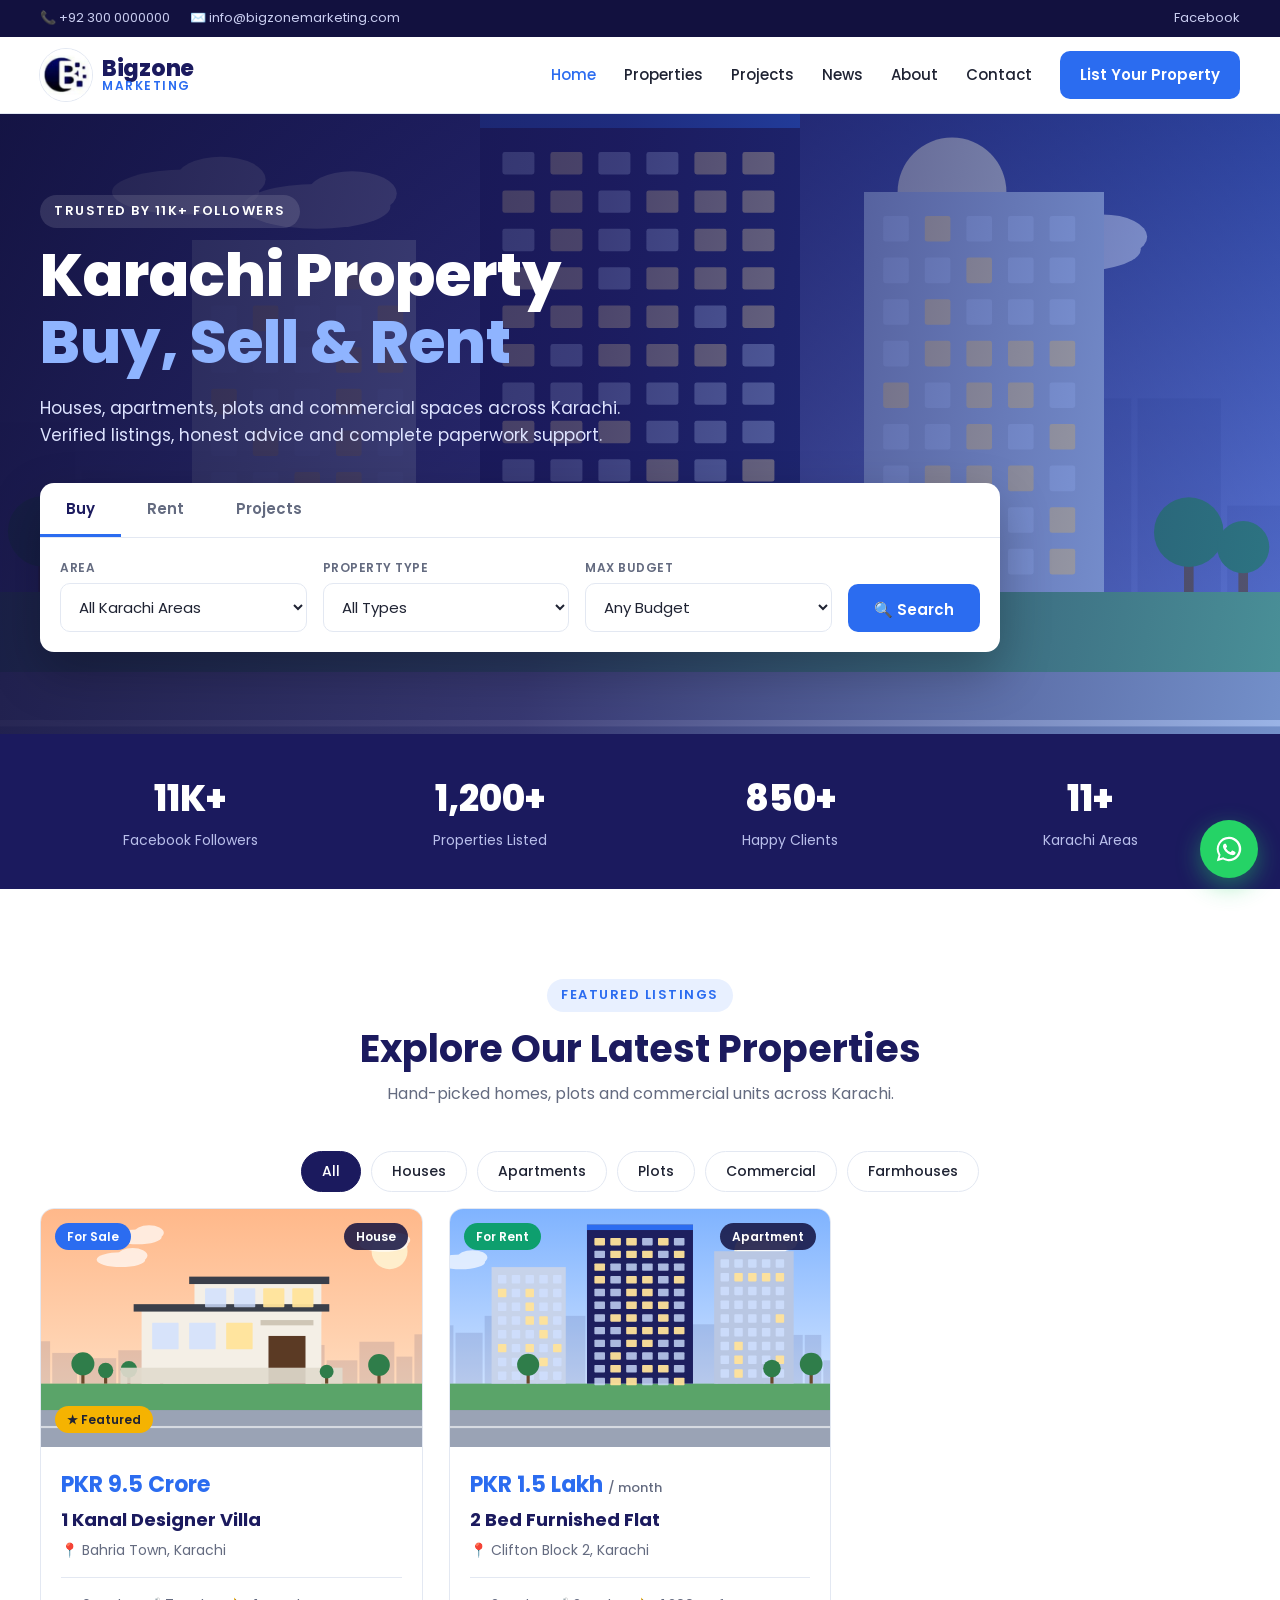
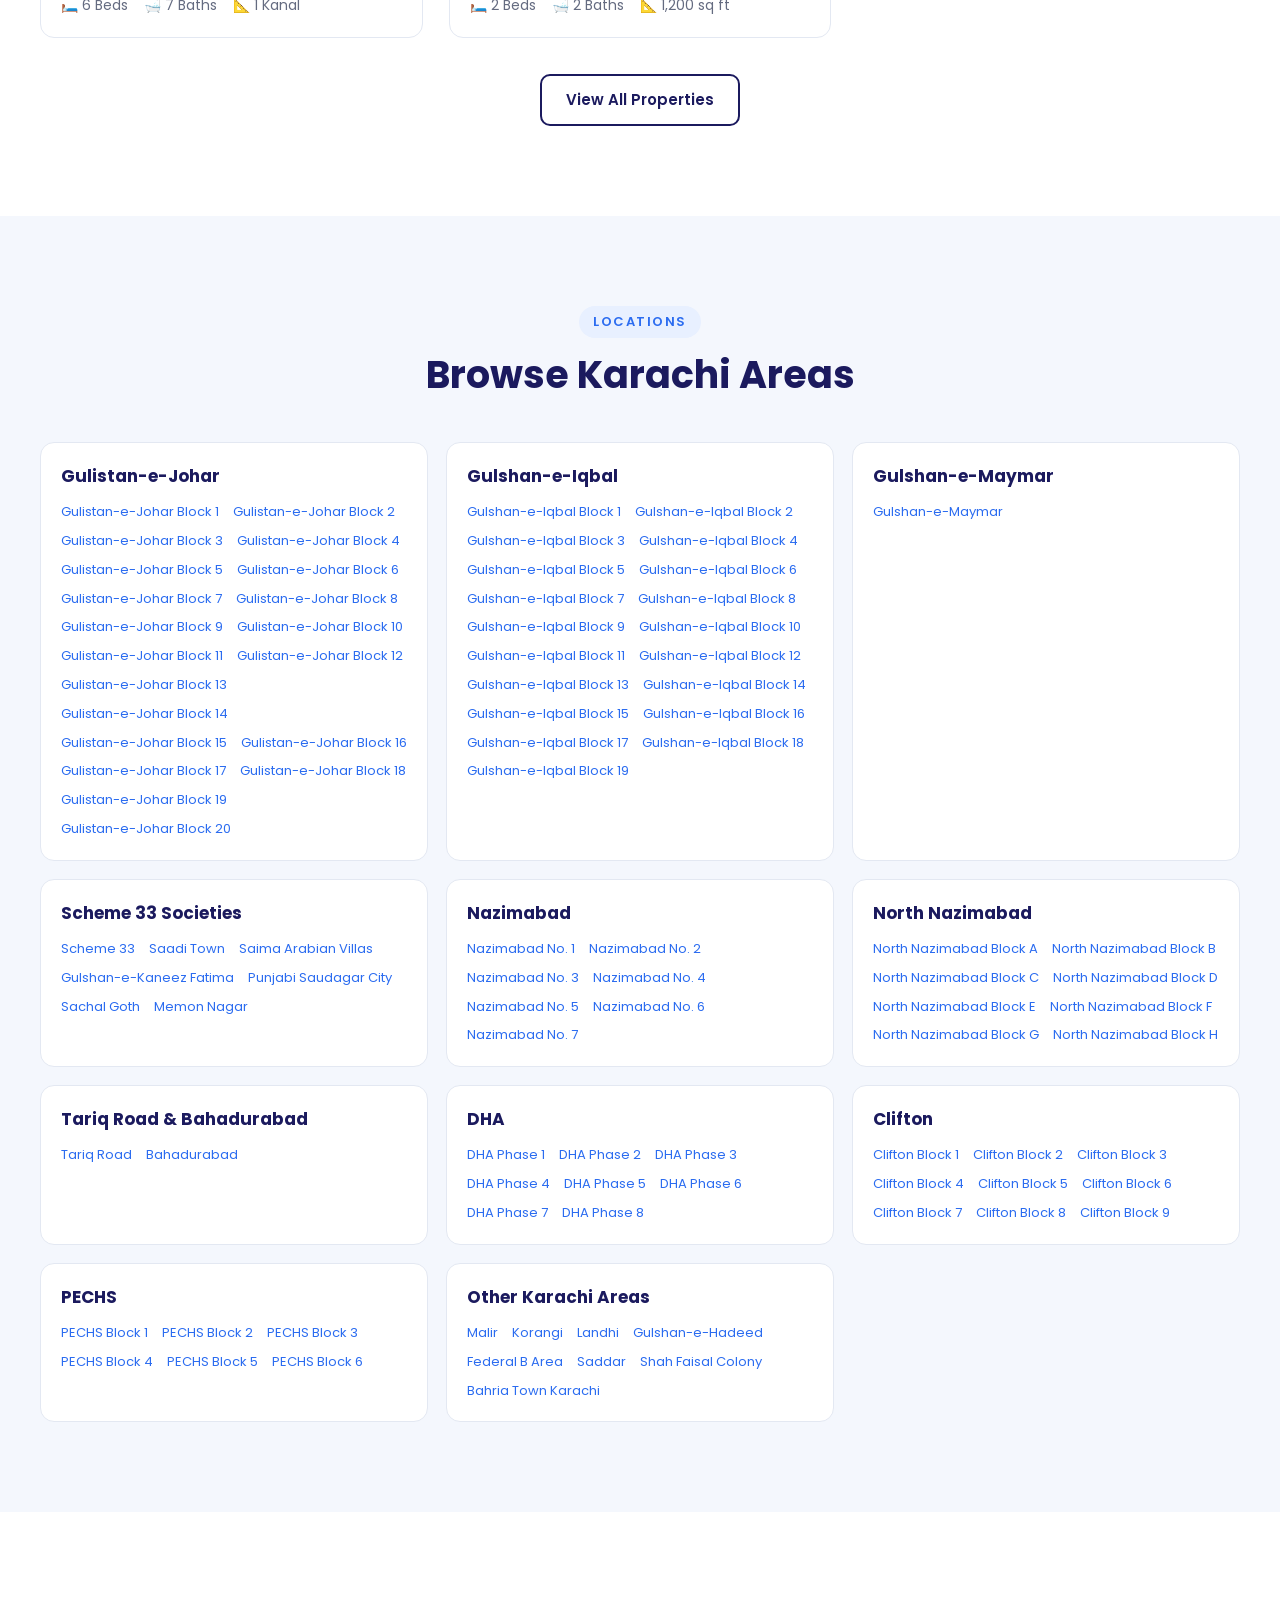
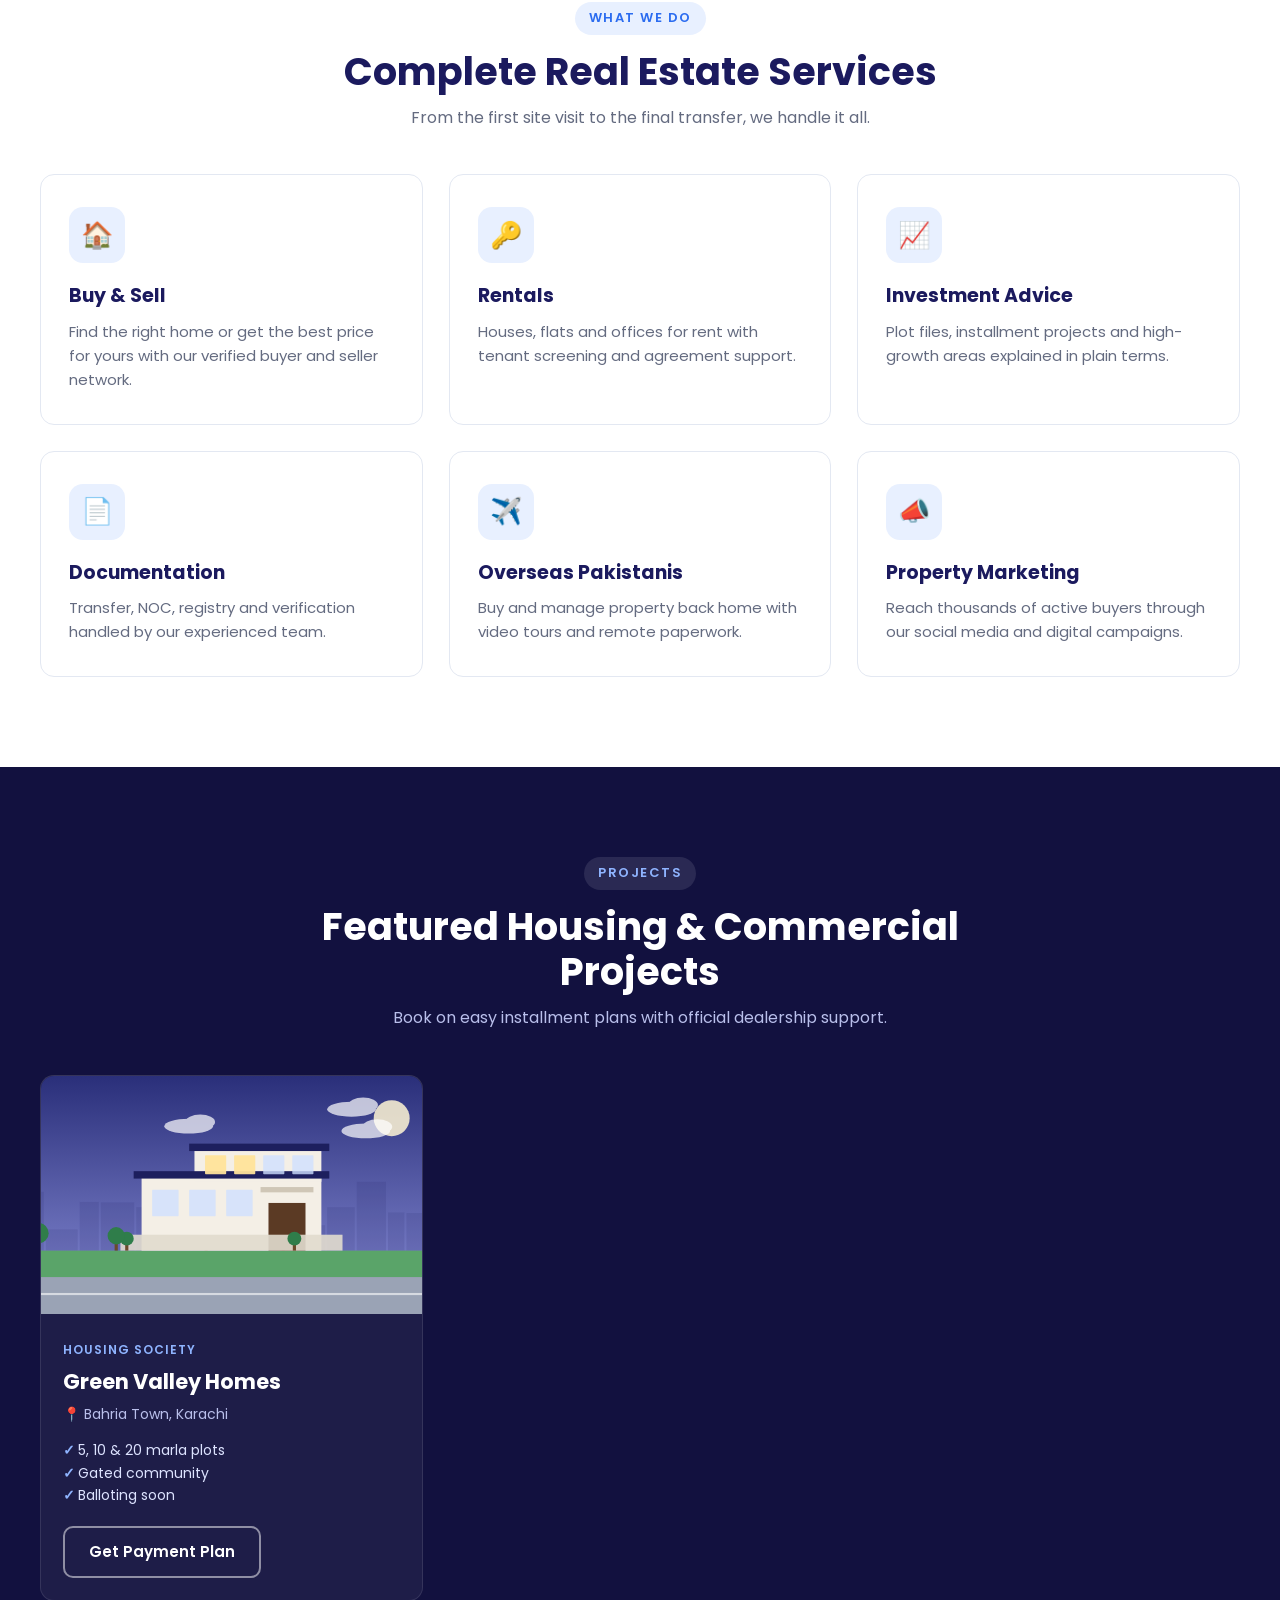
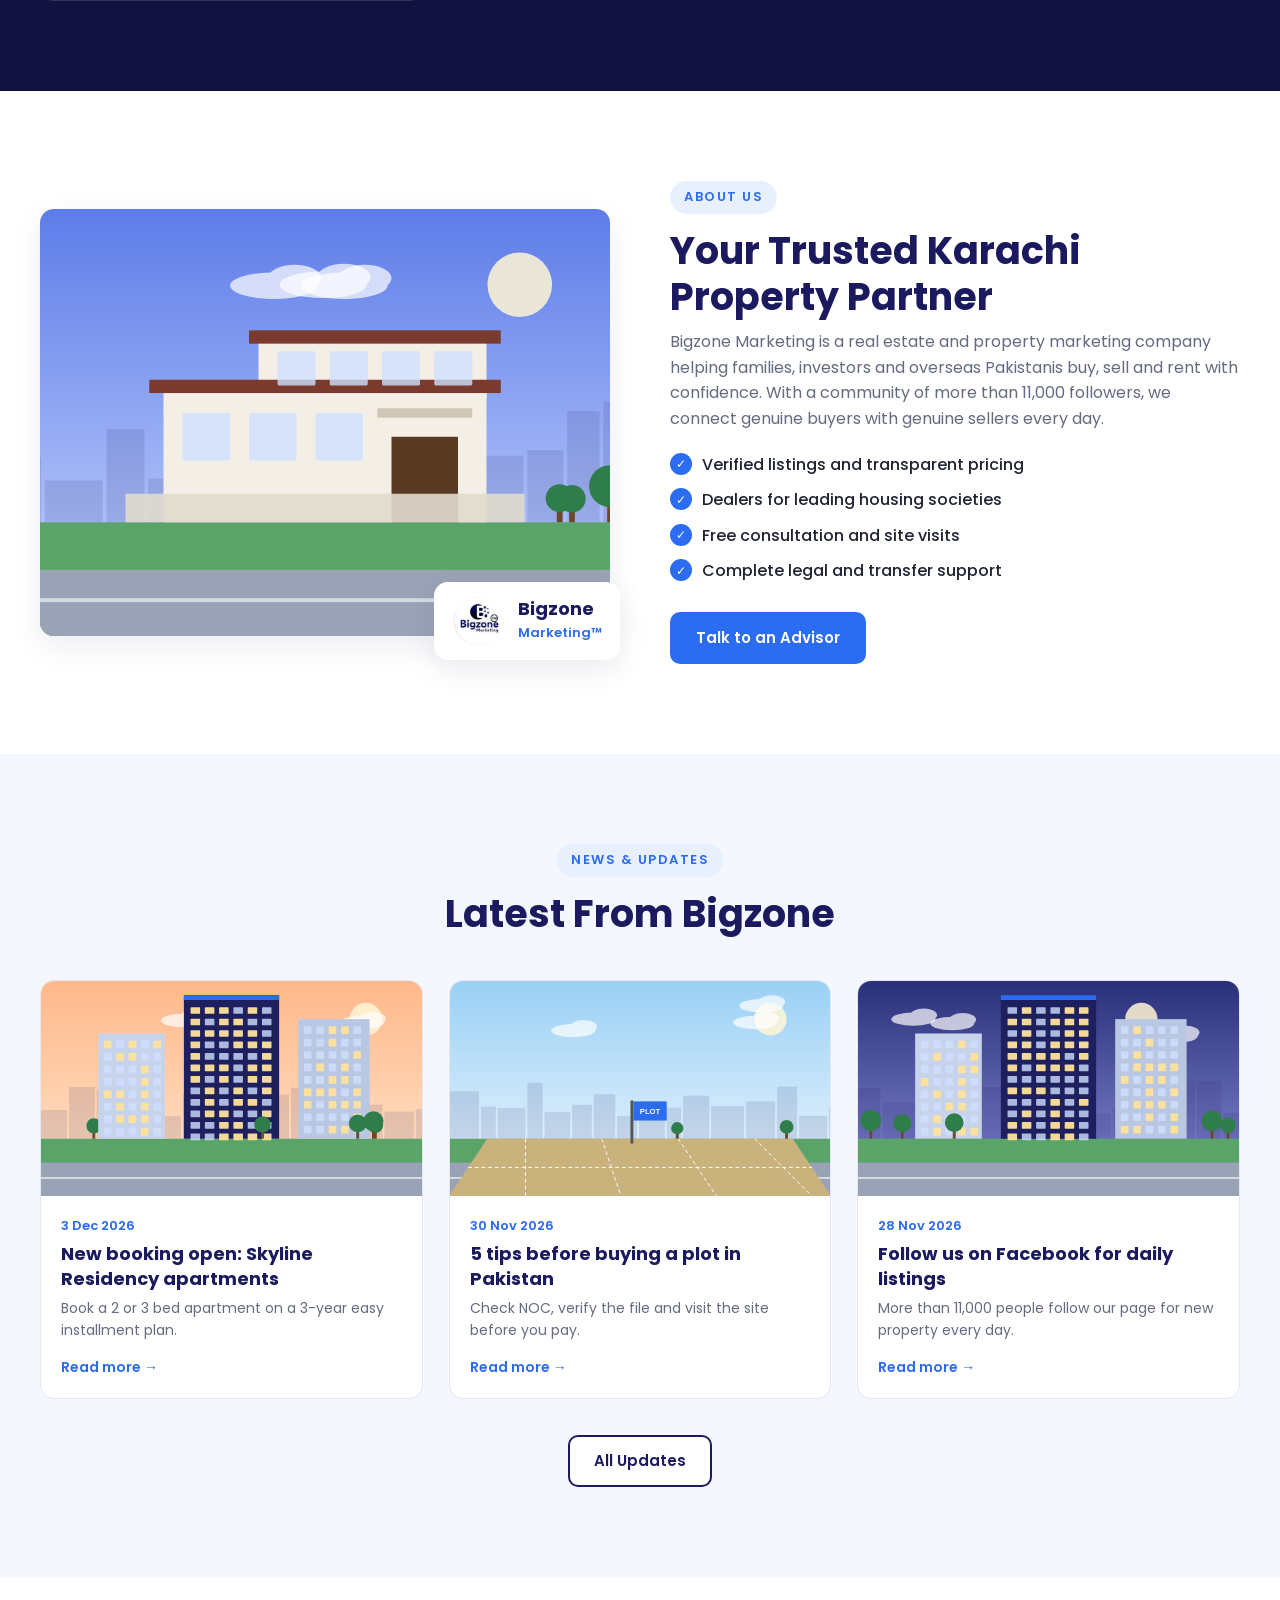
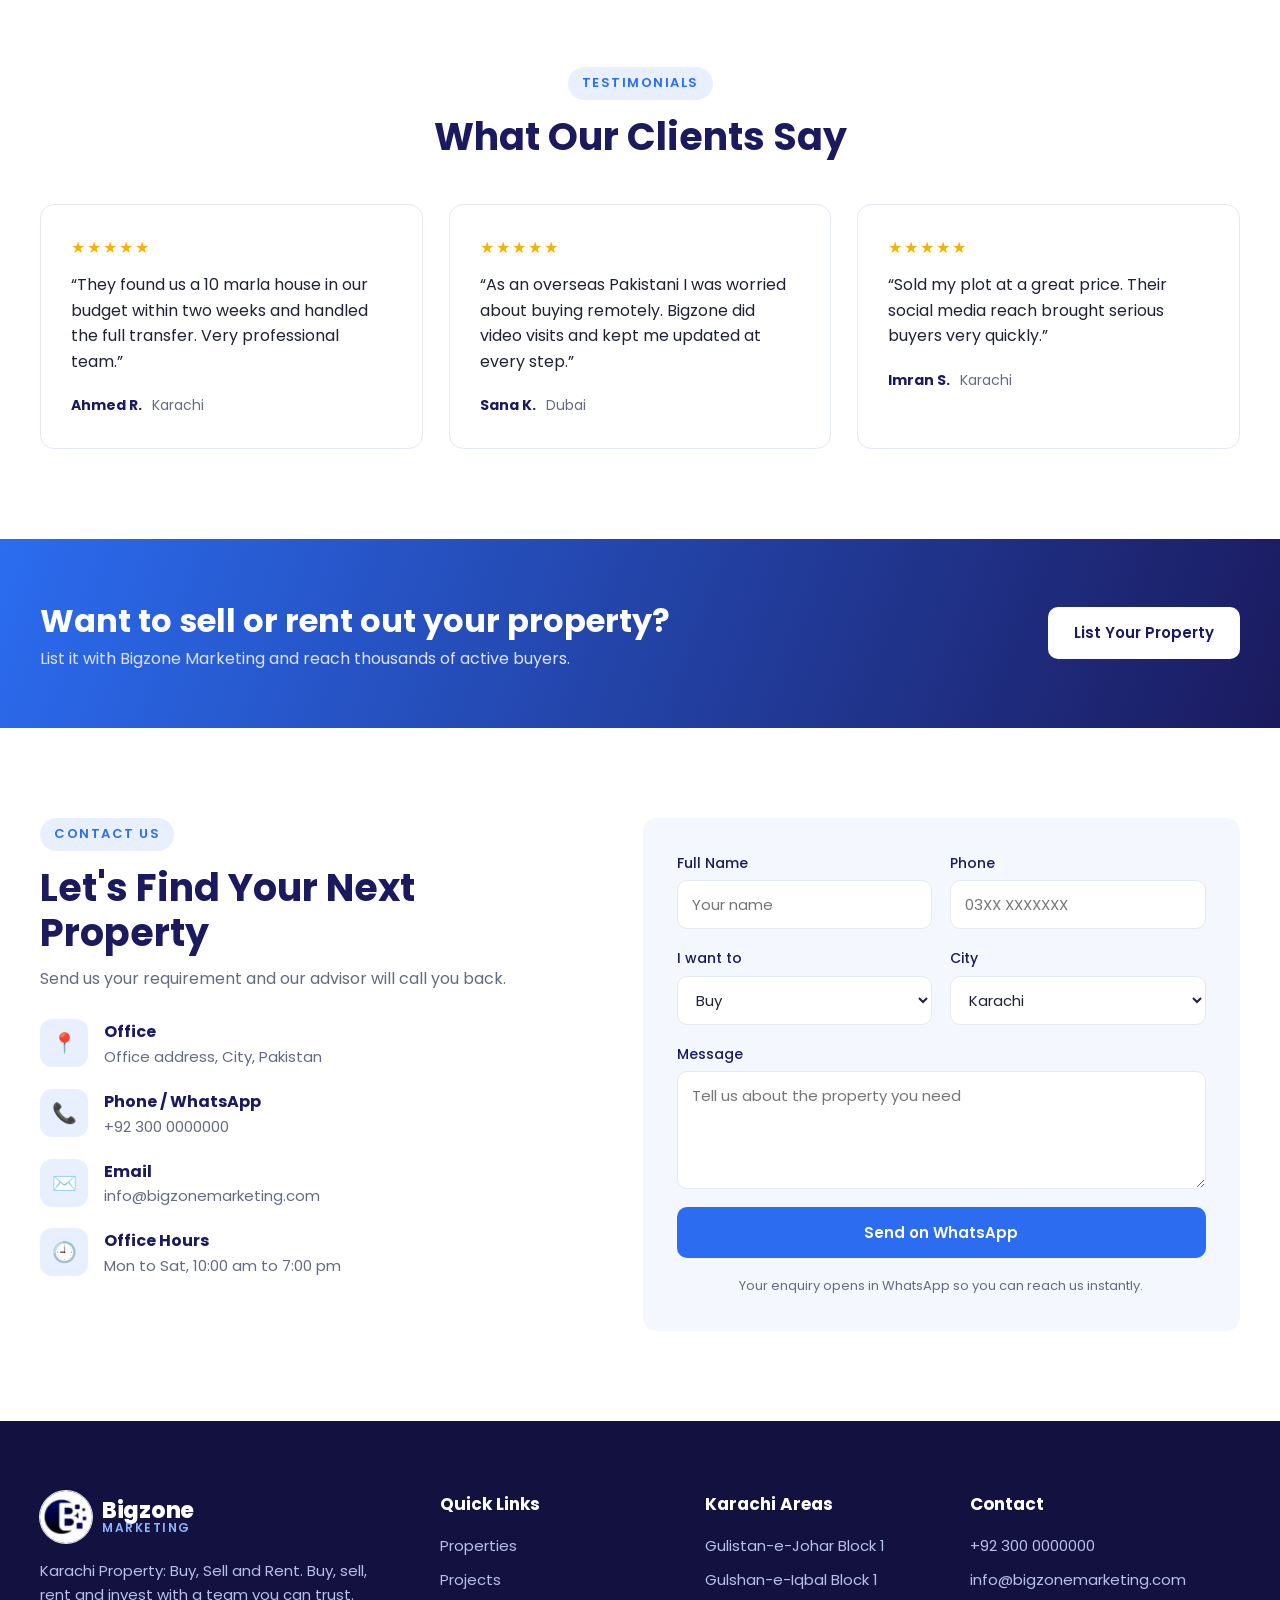
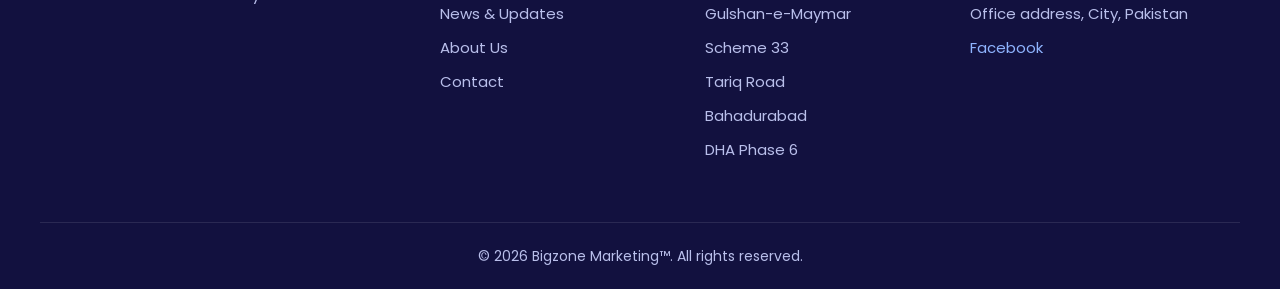
<file: index.html>
<!doctype html>
<html lang="en">
<head>
  <meta charset="utf-8">
  <meta name="viewport" content="width=device-width, initial-scale=1">
  <title>Bigzone Marketing | Karachi Property</title>
  <meta name="description" content="Bigzone Marketing helps you buy, sell and rent houses, apartments, plots and commercial property across Karachi.">
  <link rel="icon" href="images/favicon.png">
  <link rel="preconnect" href="https://fonts.googleapis.com">
  <link rel="preconnect" href="https://fonts.gstatic.com" crossorigin>
  <link href="https://fonts.googleapis.com/css2?family=Poppins:wght@400;500;600;700;800&display=swap" rel="stylesheet">
  <link rel="stylesheet" href="css/style.css">
</head>
<body>
  <div id="site-header"></div>

  <!-- Hero -->
  <section class="hero" id="home">
    <div class="hero-bg"></div>
    <div class="container hero-inner">
      <span class="eyebrow" id="heroEyebrow">Trusted by 11K+ followers</span>
      <h1><span data-setting="hero_title">Karachi Property</span><br><span class="hl" data-setting="hero_highlight">Buy, Sell &amp; Rent</span></h1>
      <p class="hero-sub" data-setting="hero_subtitle">Houses, apartments, plots and commercial spaces across Karachi.</p>

      <form class="search-box" id="searchForm" action="properties.html">
        <div class="search-tabs" role="tablist">
          <button type="button" class="tab active" data-purpose="Buy">Buy</button>
          <button type="button" class="tab" data-purpose="Rent">Rent</button>
          <button type="button" class="tab" data-purpose="Projects">Projects</button>
        </div>
        <input type="hidden" name="purpose" id="sPurpose" value="Buy">
        <div class="search-fields">
          <label>
            <span>Area</span>
            <select name="area" class="area-select"><option value="">All Karachi Areas</option></select>
          </label>
          <label>
            <span>Property Type</span>
            <select name="type">
              <option value="">All Types</option>
              <option>House</option><option>Apartment</option><option>Plot</option>
              <option>Commercial</option><option>Farmhouse</option>
            </select>
          </label>
          <label>
            <span>Max Budget</span>
            <select name="budget">
              <option value="">Any Budget</option>
              <option value="10000000">Up to 1 Crore</option>
              <option value="30000000">Up to 3 Crore</option>
              <option value="60000000">Up to 6 Crore</option>
              <option value="100000000">Up to 10 Crore</option>
            </select>
          </label>
          <button type="submit" class="btn btn-primary btn-search">🔍 Search</button>
        </div>
      </form>
    </div>
  </section>

  <!-- Stats -->
  <section class="stats">
    <div class="container stats-grid">
      <div class="stat"><strong data-count-key="stat_followers">0</strong><span>Facebook Followers</span></div>
      <div class="stat"><strong data-count-key="stat_listed">0</strong><span>Properties Listed</span></div>
      <div class="stat"><strong data-count-key="stat_clients">0</strong><span>Happy Clients</span></div>
      <div class="stat"><strong data-count-key="stat_cities">0</strong><span>Karachi Areas</span></div>
    </div>
  </section>

  <!-- Properties -->
  <section class="section" id="properties">
    <div class="container">
      <div class="section-head">
        <span class="eyebrow">Featured Listings</span>
        <h2>Explore Our Latest Properties</h2>
        <p>Hand-picked homes, plots and commercial units across Karachi.</p>
      </div>
      <div class="filters" id="filters">
        <button class="chip active" data-filter="">All</button>
        <button class="chip" data-filter="House">Houses</button>
        <button class="chip" data-filter="Apartment">Apartments</button>
        <button class="chip" data-filter="Plot">Plots</button>
        <button class="chip" data-filter="Commercial">Commercial</button>
        <button class="chip" data-filter="Farmhouse">Farmhouses</button>
      </div>
      <div class="grid property-grid" id="propertyGrid"><div class="empty">Loading properties…</div></div>
      <div class="center-btn"><a href="properties.html" class="btn btn-outline">View All Properties</a></div>
    </div>
  </section>

  <!-- Cities -->
  <section class="section section-alt" id="cities">
    <div class="container">
      <div class="section-head">
        <span class="eyebrow">Locations</span>
        <h2>Browse Karachi Areas</h2>
      </div>
      <div class="grid city-grid" id="cityGrid"></div>
    </div>
  </section>

  <!-- Services -->
  <section class="section" id="services">
    <div class="container">
      <div class="section-head">
        <span class="eyebrow">What We Do</span>
        <h2>Complete Real Estate Services</h2>
        <p>From the first site visit to the final transfer, we handle it all.</p>
      </div>
      <div class="grid service-grid">
        <div class="service"><div class="icon">🏠</div><h3>Buy &amp; Sell</h3><p>Find the right home or get the best price for yours with our verified buyer and seller network.</p></div>
        <div class="service"><div class="icon">🔑</div><h3>Rentals</h3><p>Houses, flats and offices for rent with tenant screening and agreement support.</p></div>
        <div class="service"><div class="icon">📈</div><h3>Investment Advice</h3><p>Plot files, installment projects and high-growth areas explained in plain terms.</p></div>
        <div class="service"><div class="icon">📄</div><h3>Documentation</h3><p>Transfer, NOC, registry and verification handled by our experienced team.</p></div>
        <div class="service"><div class="icon">✈️</div><h3>Overseas Pakistanis</h3><p>Buy and manage property back home with video tours and remote paperwork.</p></div>
        <div class="service"><div class="icon">📣</div><h3>Property Marketing</h3><p>Reach thousands of active buyers through our social media and digital campaigns.</p></div>
      </div>
    </div>
  </section>

  <!-- Projects -->
  <section class="section section-dark" id="projects">
    <div class="container">
      <div class="section-head light">
        <span class="eyebrow">Projects</span>
        <h2>Featured Housing &amp; Commercial Projects</h2>
        <p>Book on easy installment plans with official dealership support.</p>
      </div>
      <div class="grid project-grid" id="projectGrid"></div>
    </div>
  </section>

  <!-- About -->
  <section class="section" id="about">
    <div class="container about">
      <div class="about-media">
        <img id="ownerPhoto" src="images/about.svg" alt="Bigzone owner">
        <div class="about-badge"><img src="images/logo-round.png" alt=""><div><strong>Bigzone</strong><span>Marketing™</span></div></div>
      </div>
      <div class="about-text">
        <span class="eyebrow">About Us</span>
        <h2>Your Trusted Karachi Property Partner</h2>
        <p data-setting="about_text"></p>
        <ul class="checklist">
          <li>Verified listings and transparent pricing</li>
          <li>Dealers for leading housing societies</li>
          <li>Free consultation and site visits</li>
          <li>Complete legal and transfer support</li>
        </ul>
        <a href="#contact" class="btn btn-primary">Talk to an Advisor</a>
      </div>
    </div>
  </section>

  <!-- News -->
  <section class="section section-alt" id="news">
    <div class="container">
      <div class="section-head">
        <span class="eyebrow">News &amp; Updates</span>
        <h2>Latest From Bigzone</h2>
      </div>
      <div class="grid post-grid" id="postGrid"></div>
      <div class="center-btn"><a href="blog.html" class="btn btn-outline">All Updates</a></div>
    </div>
  </section>

  <!-- Testimonials -->
  <section class="section">
    <div class="container">
      <div class="section-head">
        <span class="eyebrow">Testimonials</span>
        <h2>What Our Clients Say</h2>
      </div>
      <div class="grid testimonial-grid">
        <blockquote class="testimonial"><p>“They found us a 10 marla house in our budget within two weeks and handled the full transfer. Very professional team.”</p><cite><strong>Ahmed R.</strong> Karachi</cite></blockquote>
        <blockquote class="testimonial"><p>“As an overseas Pakistani I was worried about buying remotely. Bigzone did video visits and kept me updated at every step.”</p><cite><strong>Sana K.</strong> Dubai</cite></blockquote>
        <blockquote class="testimonial"><p>“Sold my plot at a great price. Their social media reach brought serious buyers very quickly.”</p><cite><strong>Imran S.</strong> Karachi</cite></blockquote>
      </div>
    </div>
  </section>

  <!-- CTA -->
  <section class="cta">
    <div class="container cta-inner">
      <div>
        <h2>Want to sell or rent out your property?</h2>
        <p>List it with Bigzone Marketing and reach thousands of active buyers.</p>
      </div>
      <a href="#contact" class="btn btn-white">List Your Property</a>
    </div>
  </section>

  <!-- Contact -->
  <section class="section" id="contact">
    <div class="container contact">
      <div class="contact-info">
        <span class="eyebrow">Contact Us</span>
        <h2>Let's Find Your Next Property</h2>
        <p>Send us your requirement and our advisor will call you back.</p>
        <div class="info-item"><span>📍</span><div><strong>Office</strong><p data-setting="address"></p></div></div>
        <div class="info-item"><span>📞</span><div><strong>Phone / WhatsApp</strong><p><a id="cPhone" data-setting="phone"></a></p></div></div>
        <div class="info-item"><span>✉️</span><div><strong>Email</strong><p><a id="cEmail" data-setting="email"></a></p></div></div>
        <div class="info-item"><span>🕘</span><div><strong>Office Hours</strong><p data-setting="hours"></p></div></div>
      </div>
      <form class="contact-form" id="contactForm">
        <div class="row">
          <label>Full Name<input type="text" name="name" required placeholder="Your name"></label>
          <label>Phone<input type="tel" name="phone" required placeholder="03XX XXXXXXX"></label>
        </div>
        <div class="row">
          <label>I want to
            <select name="purpose"><option>Buy</option><option>Sell</option><option>Rent</option><option>Invest</option></select>
          </label>
          <label>City
            <select name="city"><option>Karachi</option></select>
          </label>
        </div>
        <label>Message<textarea name="message" rows="4" placeholder="Tell us about the property you need"></textarea></label>
        <button type="submit" class="btn btn-primary btn-block">Send on WhatsApp</button>
        <p class="form-note">Your enquiry opens in WhatsApp so you can reach us instantly.</p>
      </form>
    </div>
  </section>

  <div id="site-footer"></div>

  <script src="js/vendor/supabase.js"></script>
  <script src="js/config.js"></script>
  <script src="js/store.js"></script>
  <script src="js/layout.js"></script>
  <script src="js/home.js"></script>
</body>
</html>
</file>
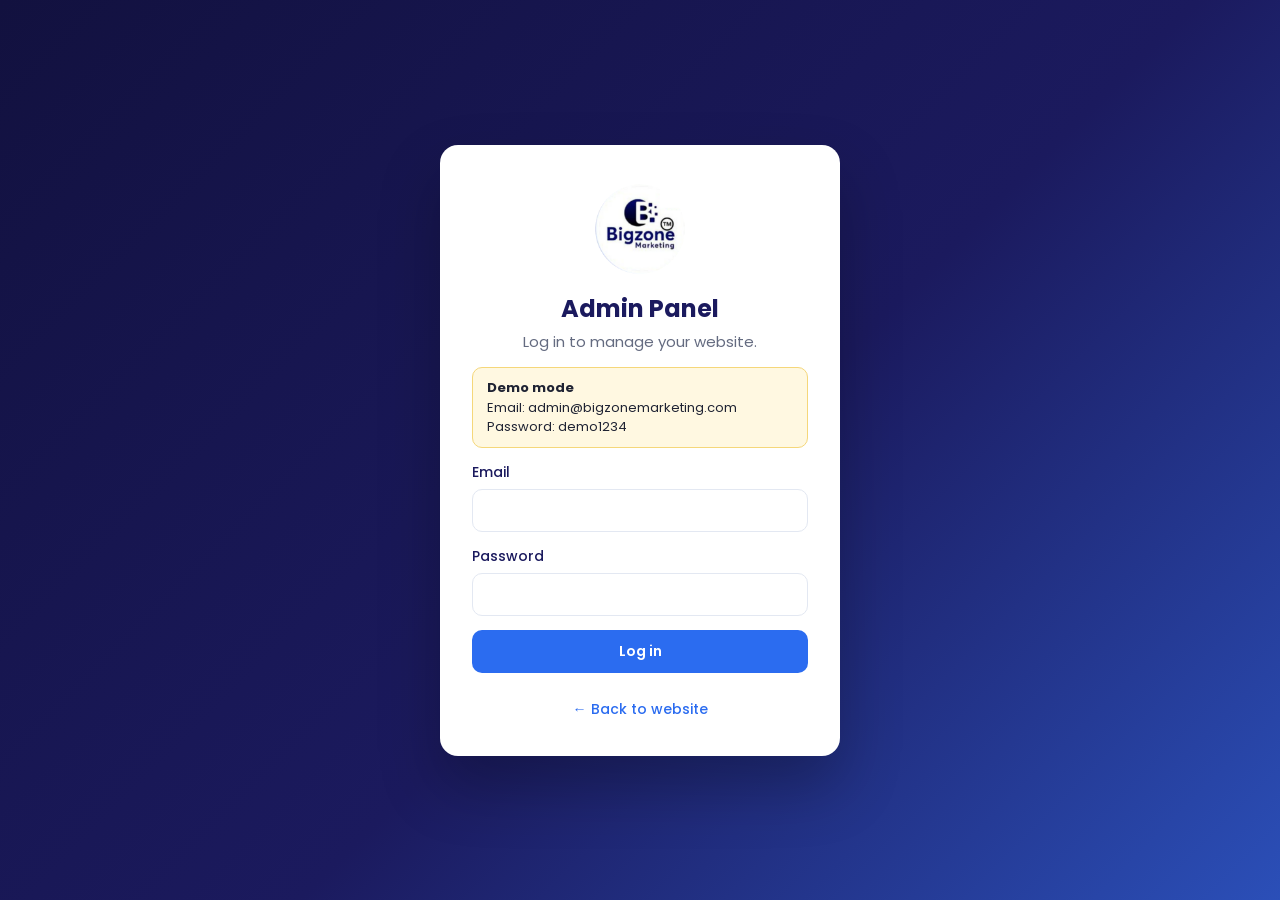
<file: admin/index.html>
<!doctype html>
<html lang="en">
<head>
  <meta charset="utf-8">
  <meta name="robots" content="noindex, nofollow">
  <meta http-equiv="refresh" content="0; url=../admin.html">
  <title>Admin Panel | Bigzone Marketing</title>
</head>
<body><a href="../admin.html">Open the admin panel</a></body>
</html>
</file>
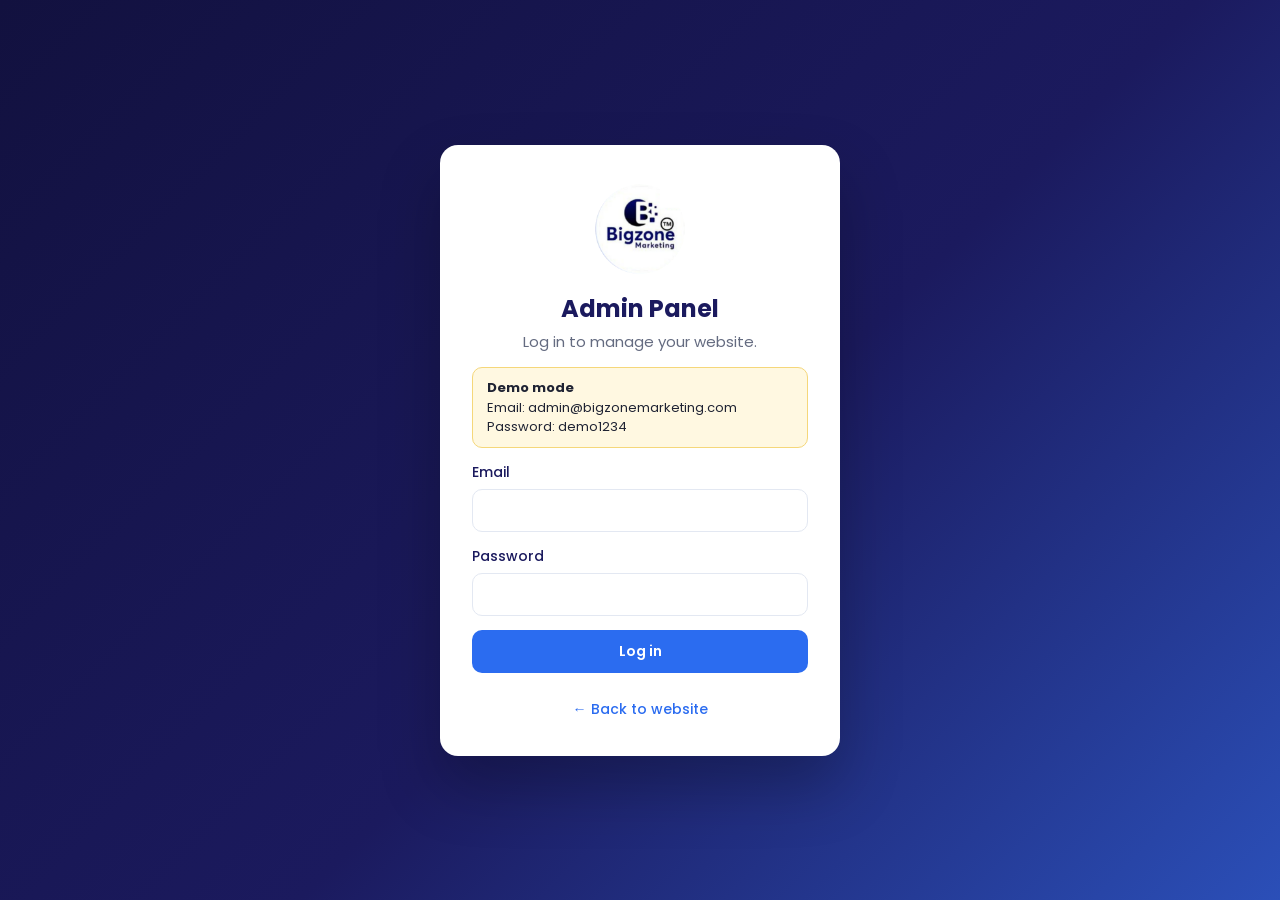
<file: admin.html>
<!doctype html>
<html lang="en">
<head>
  <meta charset="utf-8">
  <meta name="viewport" content="width=device-width, initial-scale=1">
  <meta name="robots" content="noindex, nofollow">
  <title>Admin Panel | Bigzone Marketing</title>
  <link rel="icon" href="images/favicon.png">
  <link rel="preconnect" href="https://fonts.googleapis.com">
  <link rel="preconnect" href="https://fonts.gstatic.com" crossorigin>
  <link href="https://fonts.googleapis.com/css2?family=Poppins:wght@400;500;600;700;800&display=swap" rel="stylesheet">
  <link rel="stylesheet" href="css/admin.css">
</head>
<body>

  <!-- Login -->
  <main class="login" id="loginView" hidden>
    <form class="login-card" id="loginForm">
      <img src="images/logo-round.png" alt="Bigzone Marketing" class="login-logo">
      <h1>Admin Panel</h1>
      <p class="muted">Log in to manage your website.</p>
      <div class="demo-note" id="demoLogin" hidden></div>
      <label>Email<input type="email" name="email" required autocomplete="username"></label>
      <label>Password<input type="password" name="password" required autocomplete="current-password"></label>
      <p class="error" id="loginError" hidden></p>
      <button class="btn btn-primary btn-block" type="submit">Log in</button>
      <button class="link-btn" type="button" id="forgotBtn" hidden>Forgot password?</button>
      <a href="index.html" class="link-btn">← Back to website</a>
    </form>
    <form class="login-card" id="newPassForm" hidden>
      <h1>Set a new password</h1>
      <label>New password<input type="password" name="password" minlength="8" required autocomplete="new-password"></label>
      <p class="error" id="newPassError" hidden></p>
      <button class="btn btn-primary btn-block" type="submit">Save password</button>
    </form>
  </main>

  <!-- App -->
  <div class="app" id="appView" hidden>
    <aside class="sidebar" id="sidebar">
      <a class="side-brand" href="#dashboard"><img src="images/logo-mark.png" alt=""><span><strong>Bigzone</strong><small>Admin Panel</small></span></a>
      <nav>
        <a href="#dashboard" data-view="dashboard">📊 Dashboard</a>
        <a href="#listings" data-view="listings">🏠 Listings</a>
        <a href="#projects" data-view="projects">🏗️ Projects</a>
        <a href="#posts" data-view="posts">📰 Posts</a>
        <a href="#settings" data-view="settings">⚙️ Settings</a>
      </nav>
      <div class="side-foot">
        <a href="index.html" target="_blank">🌐 View website</a>
        <button type="button" id="logoutBtn">↩ Log out</button>
      </div>
    </aside>
    <div class="main">
      <header class="topbar">
        <button class="menu-btn" id="menuBtn" aria-label="Menu">☰</button>
        <h1 id="viewTitle">Dashboard</h1>
        <span class="user" id="userEmail"></span>
      </header>
      <div class="demo-banner" id="demoBanner" hidden>
        <strong>Demo mode.</strong> Changes are saved only in this browser. Connect Supabase (see SETUP-GUIDE.md) to make them live for everyone.
        <button type="button" class="link-btn" id="resetDemo">Reset demo data</button>
      </div>
      <section class="content" id="content"></section>
    </div>
  </div>

  <!-- Editor drawer -->
  <div class="drawer-backdrop" id="drawer" hidden>
    <form class="drawer" id="editorForm" novalidate>
      <header class="drawer-head">
        <h2 id="editorTitle">Edit</h2>
        <button type="button" class="icon-btn" id="closeDrawer" aria-label="Close">×</button>
      </header>
      <div class="drawer-body" id="editorBody"></div>
      <footer class="drawer-foot">
        <p class="error" id="editorError" hidden></p>
        <button type="button" class="btn btn-ghost" id="cancelEdit">Cancel</button>
        <button type="submit" class="btn btn-primary" id="saveBtn">Save</button>
      </footer>
    </form>
  </div>

  <div class="toast" id="toast" hidden></div>

  <script src="js/vendor/supabase.js"></script>
  <script src="js/config.js"></script>
  <script src="js/store.js"></script>
  <script src="js/admin.js"></script>
</body>
</html>
</file>
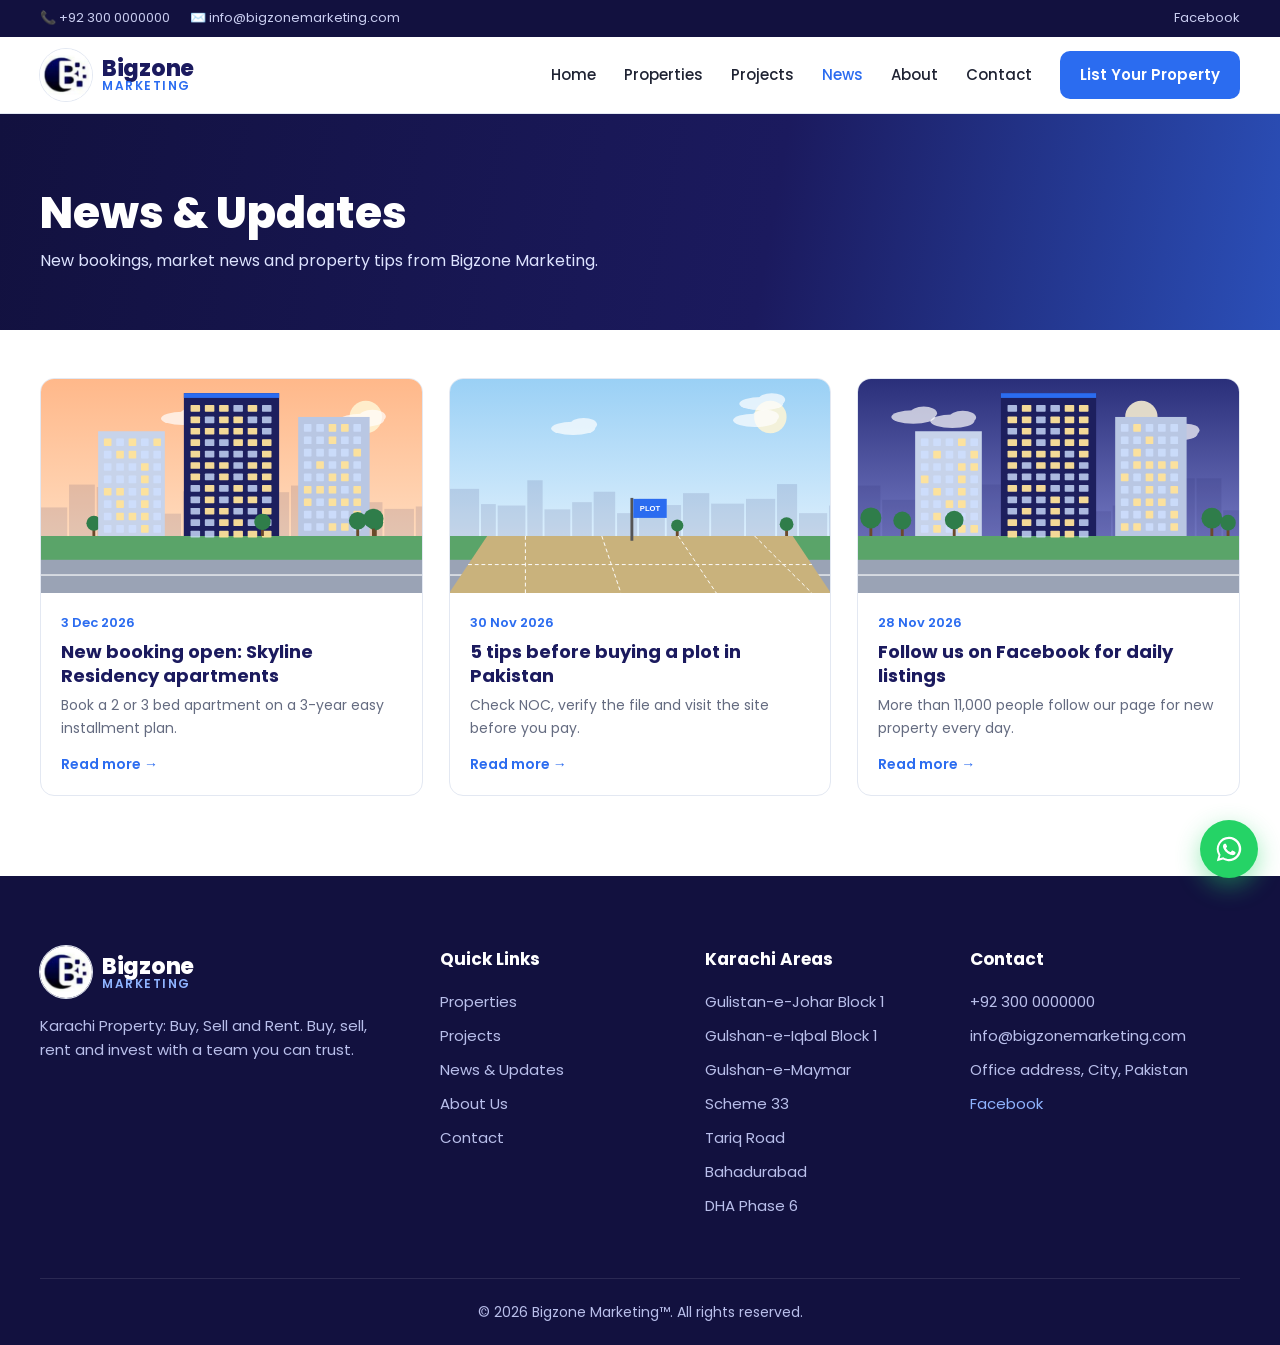
<file: blog.html>
<!doctype html>
<html lang="en">
<head>
  <meta charset="utf-8">
  <meta name="viewport" content="width=device-width, initial-scale=1">
  <title>News &amp; Updates | Bigzone Marketing</title>
  <link rel="icon" href="images/favicon.png">
  <link rel="preconnect" href="https://fonts.googleapis.com">
  <link rel="preconnect" href="https://fonts.gstatic.com" crossorigin>
  <link href="https://fonts.googleapis.com/css2?family=Poppins:wght@400;500;600;700;800&display=swap" rel="stylesheet">
  <link rel="stylesheet" href="css/style.css">
</head>
<body>
  <div id="site-header"></div>

  <section class="page-hero">
    <div class="container">
      <h1>News &amp; Updates</h1>
      <p>New bookings, market news and property tips from Bigzone Marketing.</p>
    </div>
  </section>

  <section class="section section-tight">
    <div class="container">
      <div class="grid post-grid" id="postGrid"><div class="empty">Loading…</div></div>
    </div>
  </section>

  <div id="site-footer"></div>

  <script src="js/vendor/supabase.js"></script>
  <script src="js/config.js"></script>
  <script src="js/store.js"></script>
  <script src="js/layout.js"></script>
  <script src="js/blog.js"></script>
</body>
</html>
</file>
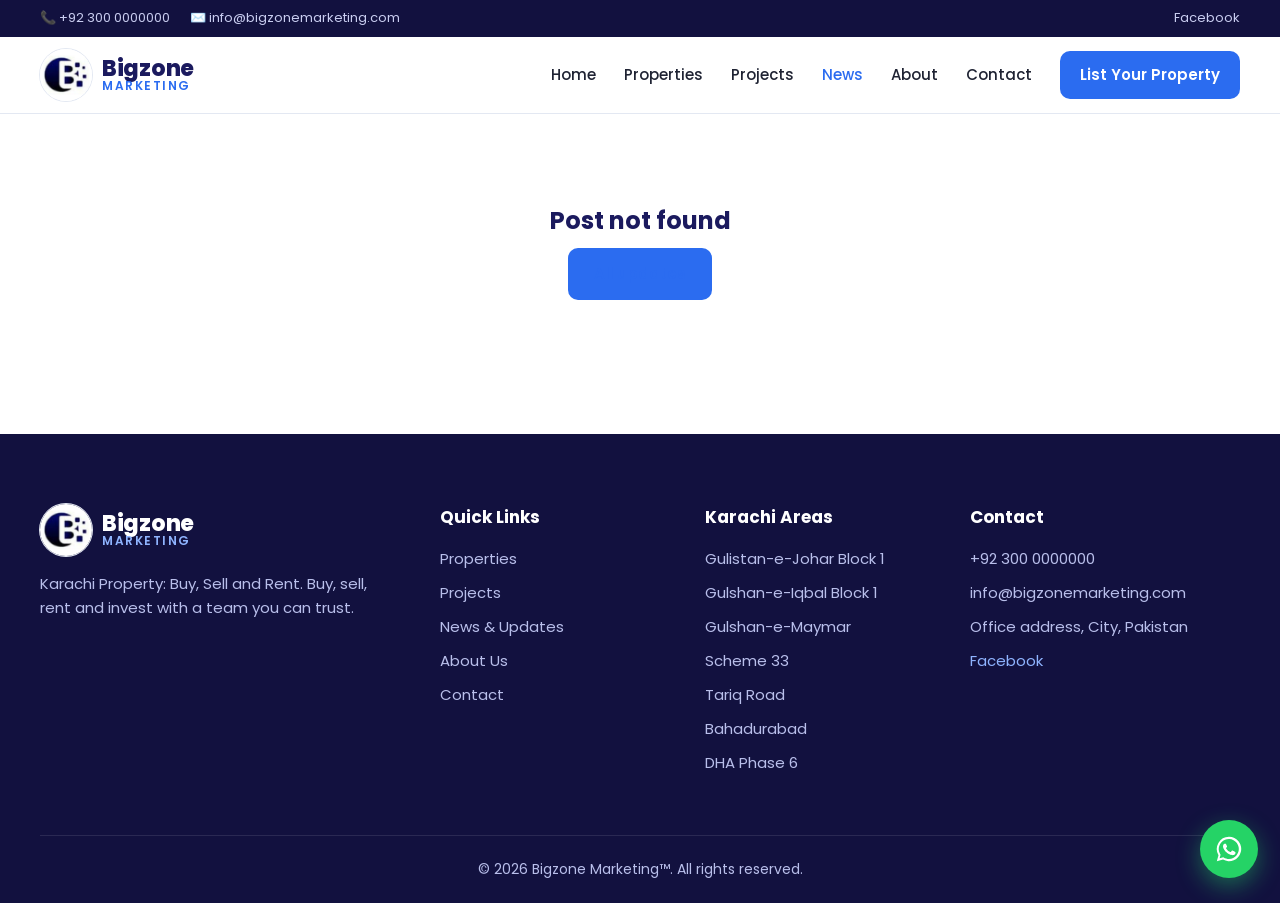
<file: post.html>
<!doctype html>
<html lang="en">
<head>
  <meta charset="utf-8">
  <meta name="viewport" content="width=device-width, initial-scale=1">
  <title>News | Bigzone Marketing</title>
  <link rel="icon" href="images/favicon.png">
  <link rel="preconnect" href="https://fonts.googleapis.com">
  <link rel="preconnect" href="https://fonts.gstatic.com" crossorigin>
  <link href="https://fonts.googleapis.com/css2?family=Poppins:wght@400;500;600;700;800&display=swap" rel="stylesheet">
  <link rel="stylesheet" href="css/style.css">
</head>
<body>
  <div id="site-header"></div>

  <section class="section section-tight">
    <div class="container narrow" id="post"><div class="empty">Loading…</div></div>
  </section>

  <div id="site-footer"></div>

  <script src="js/vendor/supabase.js"></script>
  <script src="js/config.js"></script>
  <script src="js/store.js"></script>
  <script src="js/layout.js"></script>
  <script src="js/post.js"></script>
</body>
</html>
</file>
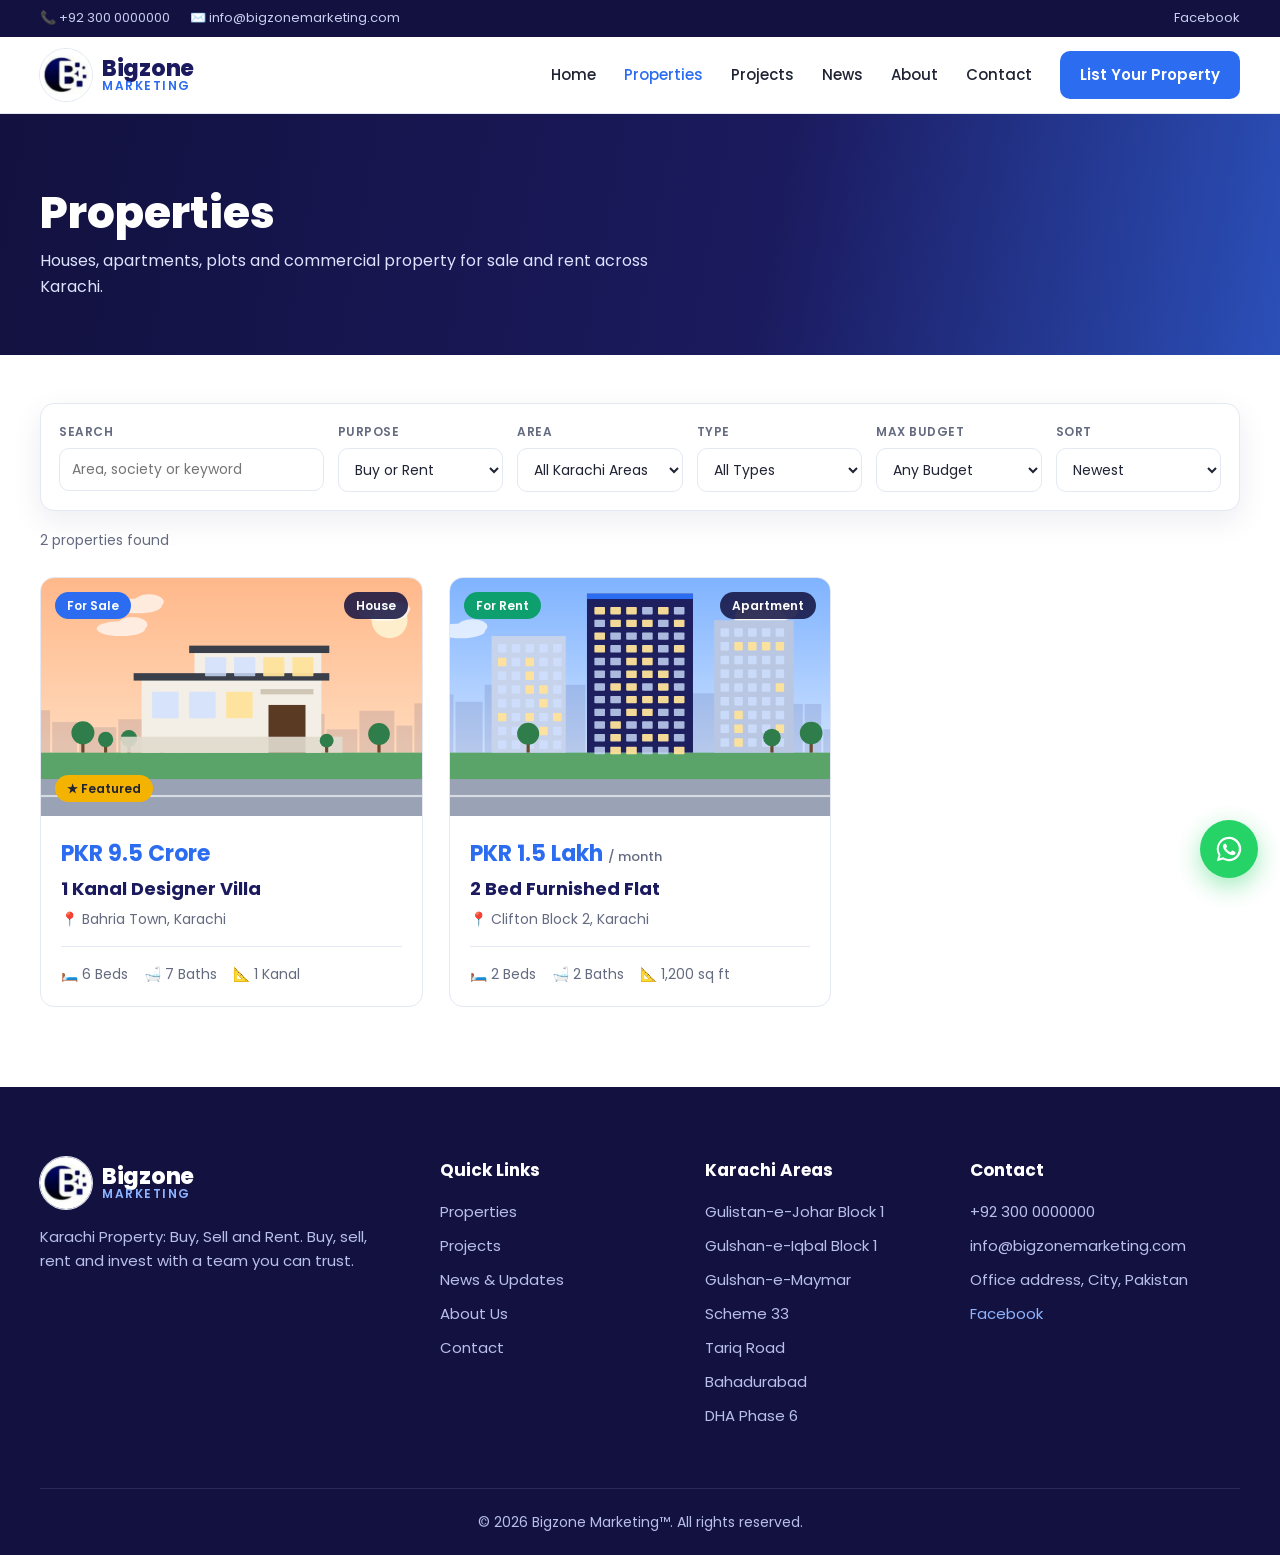
<file: properties.html>
<!doctype html>
<html lang="en">
<head>
  <meta charset="utf-8">
  <meta name="viewport" content="width=device-width, initial-scale=1">
  <title>Properties | Bigzone Marketing</title>
  <link rel="icon" href="images/favicon.png">
  <link rel="preconnect" href="https://fonts.googleapis.com">
  <link rel="preconnect" href="https://fonts.gstatic.com" crossorigin>
  <link href="https://fonts.googleapis.com/css2?family=Poppins:wght@400;500;600;700;800&display=swap" rel="stylesheet">
  <link rel="stylesheet" href="css/style.css">
</head>
<body>
  <div id="site-header"></div>

  <section class="page-hero">
    <div class="container">
      <h1>Properties</h1>
      <p>Houses, apartments, plots and commercial property for sale and rent across Karachi.</p>
    </div>
  </section>

  <section class="section section-tight">
    <div class="container">
      <form class="filter-bar" id="filterForm">
        <label><span>Search</span><input type="search" name="q" placeholder="Area, society or keyword"></label>
        <label><span>Purpose</span>
          <select name="purpose"><option value="">Buy or Rent</option><option value="Buy">Buy</option><option value="Rent">Rent</option></select>
        </label>
        <label><span>Area</span><select name="area" id="fArea"><option value="">All Karachi Areas</option></select></label>
        <label><span>Type</span>
          <select name="type"><option value="">All Types</option><option>House</option><option>Apartment</option><option>Plot</option><option>Commercial</option><option>Farmhouse</option></select>
        </label>
        <label><span>Max Budget</span>
          <select name="budget">
            <option value="">Any Budget</option>
            <option value="10000000">Up to 1 Crore</option><option value="30000000">Up to 3 Crore</option>
            <option value="60000000">Up to 6 Crore</option><option value="100000000">Up to 10 Crore</option>
          </select>
        </label>
        <label><span>Sort</span>
          <select name="sort"><option value="">Newest</option><option value="low">Price: Low to High</option><option value="high">Price: High to Low</option></select>
        </label>
      </form>
      <p class="results-note" id="resultsNote"></p>
      <div class="grid property-grid" id="propertyGrid"><div class="empty">Loading properties…</div></div>
    </div>
  </section>

  <div id="site-footer"></div>

  <script src="js/vendor/supabase.js"></script>
  <script src="js/config.js"></script>
  <script src="js/store.js"></script>
  <script src="js/layout.js"></script>
  <script src="js/properties.js"></script>
</body>
</html>
</file>
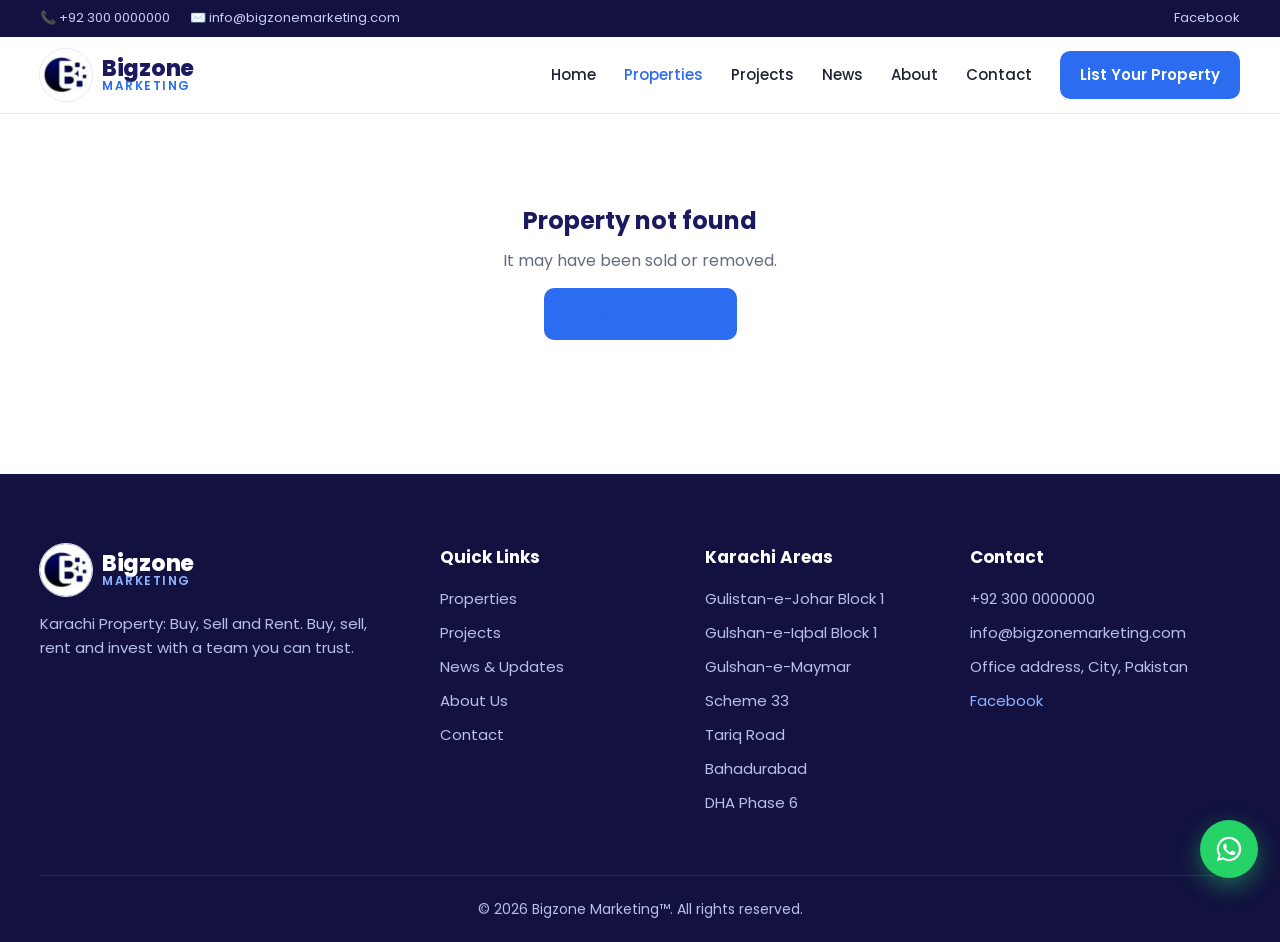
<file: property.html>
<!doctype html>
<html lang="en">
<head>
  <meta charset="utf-8">
  <meta name="viewport" content="width=device-width, initial-scale=1">
  <title>Property | Bigzone Marketing</title>
  <link rel="icon" href="images/favicon.png">
  <link rel="preconnect" href="https://fonts.googleapis.com">
  <link rel="preconnect" href="https://fonts.gstatic.com" crossorigin>
  <link href="https://fonts.googleapis.com/css2?family=Poppins:wght@400;500;600;700;800&display=swap" rel="stylesheet">
  <link rel="stylesheet" href="css/style.css">
</head>
<body>
  <div id="site-header"></div>

  <section class="section section-tight">
    <div class="container" id="detail"><div class="empty">Loading…</div></div>
  </section>

  <section class="section section-alt" id="similarWrap" hidden>
    <div class="container">
      <div class="section-head"><h2>Similar Properties</h2></div>
      <div class="grid property-grid" id="similar"></div>
    </div>
  </section>

  <div id="site-footer"></div>

  <script src="js/vendor/supabase.js"></script>
  <script src="js/config.js"></script>
  <script src="js/store.js"></script>
  <script src="js/layout.js"></script>
  <script src="js/property.js"></script>
</body>
</html>
</file>
<file: css/style.css>
:root {
  --navy: #1b1a5e;
  --navy-dark: #12113f;
  --blue: #2b6cf0;
  --blue-light: #e8f0ff;
  --text: #1f2333;
  --muted: #646b80;
  --bg: #ffffff;
  --bg-alt: #f4f7fd;
  --border: #e3e8f2;
  --radius: 14px;
  --shadow: 0 10px 30px rgba(27, 26, 94, 0.08);
}

* { box-sizing: border-box; margin: 0; padding: 0; }
html { scroll-behavior: smooth; }
section[id] { scroll-margin-top: 76px; }
body { font-family: "Poppins", "Segoe UI", Arial, sans-serif; color: var(--text); background: var(--bg); line-height: 1.6; }
img { max-width: 100%; display: block; }
a { color: inherit; text-decoration: none; }
.container { width: min(1200px, 100% - 32px); margin-inline: auto; }

/* Buttons */
.btn { display: inline-block; padding: 12px 24px; border-radius: 10px; font-weight: 600; font-size: 15px; border: 2px solid transparent; cursor: pointer; transition: .2s; font-family: inherit; }
.btn-primary { background: var(--blue); color: #fff; }
.btn-primary:hover { background: var(--navy); }
.btn-white { background: #fff; color: var(--navy); }
.btn-white:hover { background: var(--blue-light); }
.btn-outline-light { border-color: rgba(255,255,255,.5); color: #fff; }
.btn-outline-light:hover { background: #fff; color: var(--navy); }
.btn-block { width: 100%; }

/* Top bar */
.topbar { background: var(--navy-dark); color: #c9cdf0; font-size: 13px; }
.topbar-inner { display: flex; justify-content: space-between; gap: 16px; padding: 8px 0; flex-wrap: wrap; }
.topbar-info, .topbar-social { display: flex; gap: 20px; flex-wrap: wrap; }
.topbar a:hover { color: #fff; }

/* Navbar */
.navbar { position: sticky; top: 0; z-index: 50; background: rgba(255,255,255,.96); backdrop-filter: blur(8px); border-bottom: 1px solid var(--border); transition: box-shadow .2s; }
.navbar.scrolled { box-shadow: var(--shadow); }
.nav-inner { display: flex; align-items: center; justify-content: space-between; height: 76px; }
.brand { display: flex; align-items: center; gap: 10px; }
.brand img { width: 52px; height: 52px; border-radius: 50%; box-shadow: 0 0 0 1px var(--border); }
.brand-text { display: flex; flex-direction: column; line-height: 1.05; color: var(--navy); }
.brand-text strong { font-size: 22px; font-weight: 800; letter-spacing: -.3px; }
.brand-text small { font-size: 12px; font-weight: 600; letter-spacing: 1.5px; text-transform: uppercase; color: var(--blue); }
.nav-links { display: flex; align-items: center; gap: 28px; font-weight: 500; font-size: 15px; }
.nav-links a:not(.btn):hover { color: var(--blue); }
.nav-cta { padding: 10px 18px; }
.nav-toggle { display: none; background: none; border: 0; cursor: pointer; padding: 8px; }
.nav-toggle span { display: block; width: 24px; height: 2px; background: var(--navy); margin: 5px 0; border-radius: 2px; }

/* Hero */
.hero { position: relative; min-height: 620px; display: flex; align-items: center; color: #fff; overflow: hidden; }
.hero-bg { position: absolute; inset: 0; background: linear-gradient(100deg, rgba(18,17,63,.92) 0%, rgba(27,26,94,.78) 45%, rgba(43,108,240,.35) 100%), url("../images/hero.svg") center/cover no-repeat; }
.hero-inner { position: relative; padding: 80px 0; }
.eyebrow { display: inline-block; font-size: 13px; font-weight: 600; letter-spacing: 1.5px; text-transform: uppercase; color: var(--blue); background: var(--blue-light); padding: 6px 14px; border-radius: 999px; margin-bottom: 14px; }
.hero .eyebrow { background: rgba(255,255,255,.12); color: #fff; }
.hero h1 { font-size: clamp(34px, 6vw, 60px); line-height: 1.12; font-weight: 800; max-width: 760px; }
.hero h1 .hl { color: #8fb4ff; }
.hero-sub { max-width: 620px; margin: 18px 0 34px; font-size: 17px; color: #dde3ff; }

.search-box { background: #fff; color: var(--text); border-radius: var(--radius); box-shadow: 0 20px 50px rgba(0,0,0,.25); max-width: 960px; overflow: hidden; }
.search-tabs { display: flex; border-bottom: 1px solid var(--border); }
.tab { flex: 0 0 auto; padding: 14px 26px; background: none; border: 0; font: 600 15px "Poppins", sans-serif; color: var(--muted); cursor: pointer; border-bottom: 3px solid transparent; }
.tab.active { color: var(--navy); border-bottom-color: var(--blue); }
.search-fields { display: grid; grid-template-columns: repeat(3, 1fr) auto; gap: 16px; padding: 20px; align-items: end; }
.search-fields label span { display: block; font-size: 12px; font-weight: 600; color: var(--muted); margin-bottom: 6px; text-transform: uppercase; letter-spacing: .5px; }
select, input, textarea { width: 100%; padding: 12px 14px; border: 1px solid var(--border); border-radius: 10px; font: 400 15px "Poppins", sans-serif; color: var(--text); background: #fff; }
select:focus, input:focus, textarea:focus { outline: 2px solid var(--blue); border-color: transparent; }
.btn-search { height: 48px; white-space: nowrap; }

/* Stats */
.stats { background: var(--navy); color: #fff; }
.stats-grid { display: grid; grid-template-columns: repeat(4, 1fr); text-align: center; padding: 36px 0; }
.stat strong { display: block; font-size: 36px; font-weight: 800; }
.stat span { color: #b9bfeb; font-size: 14px; }

/* Sections */
.section { padding: 90px 0; }
.section-alt { background: var(--bg-alt); }
.section-dark { background: var(--navy-dark); color: #fff; }
.section-head { text-align: center; max-width: 640px; margin: 0 auto 44px; }
.section-head h2, .about-text h2, .contact-info h2 { font-size: clamp(26px, 4vw, 38px); line-height: 1.2; font-weight: 700; color: var(--navy); margin-bottom: 10px; }
.section-head p { color: var(--muted); }
.section-head.light h2 { color: #fff; }
.section-head.light p { color: #b9bfeb; }
.section-head.light .eyebrow { background: rgba(255,255,255,.1); color: #8fb4ff; }
.grid { display: grid; gap: 26px; }

/* Filters */
.filters { display: flex; flex-wrap: wrap; gap: 10px; justify-content: center; margin-bottom: 16px; }
.chip { padding: 9px 20px; border-radius: 999px; border: 1px solid var(--border); background: #fff; font: 500 14px "Poppins", sans-serif; cursor: pointer; color: var(--text); }
.chip.active, .chip:hover { background: var(--navy); color: #fff; border-color: var(--navy); }
.results-note { text-align: center; color: var(--muted); font-size: 14px; margin-bottom: 26px; min-height: 22px; }
.results-note button { background: none; border: 0; color: var(--blue); font: 600 14px "Poppins", sans-serif; cursor: pointer; text-decoration: underline; }

/* Property cards */
.property-grid { grid-template-columns: repeat(3, 1fr); }
.card { background: #fff; border: 1px solid var(--border); border-radius: var(--radius); overflow: hidden; transition: transform .2s, box-shadow .2s; cursor: pointer; display: flex; flex-direction: column; }
.card:hover { transform: translateY(-4px); box-shadow: var(--shadow); }
.card-media { position: relative; aspect-ratio: 16/10; overflow: hidden; }
.card-media img { width: 100%; height: 100%; object-fit: cover; }
.badge { position: absolute; top: 14px; left: 14px; background: var(--blue); color: #fff; font-size: 12px; font-weight: 600; padding: 4px 12px; border-radius: 999px; }
.badge.rent { background: #0e9f6e; }
.badge-type { left: auto; right: 14px; background: rgba(18,17,63,.85); }
.card-body { padding: 20px; display: flex; flex-direction: column; flex: 1; }
.price { font-size: 22px; font-weight: 700; color: var(--blue); }
.price small { font-size: 13px; color: var(--muted); font-weight: 500; }
.card-body h3 { font-size: 18px; color: var(--navy); margin: 4px 0; }
.location { color: var(--muted); font-size: 14px; }
.features { display: flex; gap: 16px; margin-top: auto; padding-top: 16px; border-top: 1px solid var(--border); font-size: 14px; color: var(--muted); flex-wrap: wrap; }
.card-body .location { margin-bottom: 16px; }
.empty { grid-column: 1/-1; text-align: center; color: var(--muted); padding: 40px; }

/* Cities */
.city-grid { grid-template-columns: repeat(3, minmax(0, 1fr)); gap: 18px; }
.area-group { background: #fff; border: 1px solid var(--border); border-radius: var(--radius); padding: 20px; }
.area-group h3 { color: var(--navy); font-size: 17px; margin-bottom: 12px; }
.area-links { display: flex; flex-wrap: wrap; gap: 8px 14px; }
.area-links a { color: var(--blue); font-size: 13px; }
.area-links a:hover { text-decoration: underline; }

/* Services */
.service-grid { grid-template-columns: repeat(3, 1fr); }
.service { padding: 32px 28px; border: 1px solid var(--border); border-radius: var(--radius); transition: .2s; }
.service:hover { border-color: var(--blue); box-shadow: var(--shadow); }
.service .icon { width: 56px; height: 56px; border-radius: 14px; background: var(--blue-light); display: grid; place-items: center; font-size: 26px; margin-bottom: 18px; }
.service h3 { color: var(--navy); font-size: 19px; margin-bottom: 8px; }
.service p { color: var(--muted); font-size: 15px; }

/* Projects */
.project-grid { grid-template-columns: repeat(3, 1fr); }
.project { background: rgba(255,255,255,.05); border: 1px solid rgba(255,255,255,.1); border-radius: var(--radius); overflow: hidden; }
.project img { aspect-ratio: 16/10; width: 100%; object-fit: cover; }
.project-body { padding: 22px; }
.tag { font-size: 12px; font-weight: 600; text-transform: uppercase; letter-spacing: 1px; color: #8fb4ff; }
.project h3 { font-size: 21px; margin: 4px 0; }
.project-price { color: #fff; font-size: 18px; font-weight: 700; margin: 10px 0 4px; }
.project-price small { color: #b9bfeb; font-size: 12px; font-weight: 500; }
.project p { color: #b9bfeb; font-size: 14px; }
.project ul { list-style: none; margin: 14px 0 20px; font-size: 14px; color: #dde3ff; }
.project li::before { content: "✓ "; color: #8fb4ff; font-weight: 700; }

/* About */
.about { display: grid; grid-template-columns: 1fr 1fr; gap: 60px; align-items: center; }
.about-media { position: relative; }
.about-media > img { border-radius: var(--radius); box-shadow: var(--shadow); aspect-ratio: 4/3; object-fit: cover; width: 100%; }
.about-badge { position: absolute; bottom: -24px; right: -10px; background: #fff; border-radius: var(--radius); padding: 12px 18px; display: flex; align-items: center; gap: 12px; box-shadow: var(--shadow); }
.about-badge img { width: 54px; height: 54px; }
.about-badge strong { display: block; color: var(--navy); font-size: 18px; line-height: 1.1; }
.about-badge span { font-size: 13px; color: var(--blue); font-weight: 600; }
.about-text p { color: var(--muted); margin: 10px 0 20px; }
.checklist { list-style: none; margin-bottom: 28px; display: grid; gap: 10px; }
.checklist li { padding-left: 32px; position: relative; font-weight: 500; }
.checklist li::before { content: "✓"; position: absolute; left: 0; top: 1px; width: 22px; height: 22px; border-radius: 50%; background: var(--blue); color: #fff; font-size: 12px; display: grid; place-items: center; }

/* Testimonials */
.testimonial-grid { grid-template-columns: repeat(3, 1fr); }
.testimonial { background: #fff; border-radius: var(--radius); padding: 30px; border: 1px solid var(--border); }
.testimonial::before { content: "★★★★★"; color: #f5b301; letter-spacing: 2px; display: block; margin-bottom: 12px; }
.testimonial p { color: var(--text); margin-bottom: 18px; }
.testimonial cite { font-style: normal; color: var(--muted); font-size: 14px; }
.testimonial cite strong { color: var(--navy); margin-right: 6px; }

/* CTA */
.cta { background: linear-gradient(110deg, var(--blue), var(--navy)); color: #fff; }
.cta-inner { display: flex; align-items: center; justify-content: space-between; gap: 24px; padding: 56px 0; flex-wrap: wrap; }
.cta h2 { font-size: clamp(22px, 3.2vw, 32px); }
.cta p { color: #dde3ff; }

/* Contact */
.contact { display: grid; grid-template-columns: 1fr 1.1fr; gap: 60px; }
.contact-info > p { color: var(--muted); margin-bottom: 28px; }
.info-item { display: flex; gap: 16px; margin-bottom: 20px; }
.info-item > span { width: 48px; height: 48px; flex: 0 0 48px; border-radius: 12px; background: var(--blue-light); display: grid; place-items: center; font-size: 20px; }
.info-item strong { color: var(--navy); }
.info-item p { color: var(--muted); font-size: 15px; }
.contact-form { background: var(--bg-alt); border-radius: var(--radius); padding: 34px; display: grid; gap: 18px; }
.contact-form .row { display: grid; grid-template-columns: 1fr 1fr; gap: 18px; }
.contact-form label { display: grid; gap: 6px; font-size: 14px; font-weight: 500; color: var(--navy); }
.form-note { font-size: 13px; color: var(--muted); text-align: center; }

/* Footer */
.footer { background: var(--navy-dark); color: #b9bfeb; padding-top: 70px; font-size: 15px; }
.footer-grid { display: grid; grid-template-columns: 1.6fr 1fr 1fr 1.2fr; gap: 40px; padding-bottom: 50px; }
.footer h4 { color: #fff; margin-bottom: 16px; font-size: 17px; }
.footer-grid > div > a:not(.brand) { display: block; margin-bottom: 10px; word-break: break-word; }
.footer-grid a:hover { color: #fff; }
.brand-footer { margin-bottom: 16px; }
.brand-footer .brand-text { color: #fff; }
.brand-footer .brand-text small { color: #8fb4ff; }
.footer-bottom { border-top: 1px solid rgba(255,255,255,.1); padding: 22px 0; text-align: center; font-size: 14px; }

/* WhatsApp */
.whatsapp { position: fixed; right: 22px; bottom: 22px; width: 58px; height: 58px; border-radius: 50%; background: #25d366; display: grid; place-items: center; box-shadow: 0 8px 24px rgba(37,211,102,.45); z-index: 60; transition: transform .2s; }
.whatsapp:hover { transform: scale(1.08); }

/* Modal */
.modal { position: fixed; inset: 0; background: rgba(18,17,63,.6); display: none; align-items: center; justify-content: center; padding: 16px; z-index: 100; }
.modal.open { display: flex; }
.modal-card { background: #fff; border-radius: var(--radius); max-width: 720px; width: 100%; max-height: 90vh; overflow: auto; position: relative; }
.modal-close { position: absolute; top: 10px; right: 12px; width: 38px; height: 38px; border-radius: 50%; border: 0; background: #fff; font-size: 24px; cursor: pointer; box-shadow: var(--shadow); z-index: 2; }
.modal-card img { width: 100%; aspect-ratio: 16/9; object-fit: cover; }
.modal-content { padding: 26px; }
.modal-content h3 { color: var(--navy); font-size: 24px; }
.modal-content .features { border: 0; padding: 14px 0; margin: 0; }
.modal-content p { color: var(--muted); margin-bottom: 20px; }
.modal-actions { display: flex; gap: 12px; flex-wrap: wrap; }

/* Responsive */
@media (max-width: 1024px) {
  .property-grid, .service-grid, .project-grid, .testimonial-grid { grid-template-columns: repeat(2, 1fr); }
  .city-grid { grid-template-columns: repeat(3, 1fr); }
  .footer-grid { grid-template-columns: 1fr 1fr; }
}
@media (max-width: 860px) {
  .nav-toggle { display: block; }
  .nav-links { position: absolute; top: 76px; left: 0; right: 0; background: #fff; flex-direction: column; align-items: stretch; gap: 0; padding: 8px 16px 16px; border-bottom: 1px solid var(--border); display: none; box-shadow: var(--shadow); }
  .nav-links.open { display: flex; }
  .nav-links a { padding: 12px 4px; border-bottom: 1px solid var(--border); }
  .nav-links .nav-cta { margin-top: 12px; text-align: center; border: 0; }
  .search-fields { grid-template-columns: 1fr 1fr; }
  .btn-search { grid-column: 1/-1; }
  .about, .contact { grid-template-columns: 1fr; gap: 50px; }
  .stats-grid { grid-template-columns: repeat(2, 1fr); gap: 24px; }
}
@media (max-width: 600px) {
  .topbar-social { display: none; }
  .property-grid, .service-grid, .project-grid, .testimonial-grid { grid-template-columns: 1fr; }
  .city-grid { grid-template-columns: repeat(2, 1fr); }
  .search-fields, .contact-form .row { grid-template-columns: 1fr; }
  .tab { padding: 12px 18px; }
  .section { padding: 64px 0; }
  .hero { min-height: auto; }
  .footer-grid { grid-template-columns: 1fr; }
  .about-badge { right: 10px; }
  .contact-form { padding: 22px; }
}

/* ---------- Multi-page additions ---------- */
.nav-links a.active { color: var(--blue); }
.btn-outline { border-color: var(--navy); color: var(--navy); background: #fff; }
.btn-outline:hover { background: var(--navy); color: #fff; }
.btn-link-light { color: #8fb4ff; padding-inline: 8px; }
.btn-link-light:hover { color: #fff; }
.center-btn { text-align: center; margin-top: 36px; }
a.card { color: inherit; }
.badge.sold { background: #d0342c; }
.badge-featured { top: auto; bottom: 14px; background: #f5b301; color: #1f2333; }
.empty a { color: var(--blue); font-weight: 600; }
.empty.light { color: #b9bfeb; }
.empty h2 { color: var(--navy); margin-bottom: 8px; }
.empty p { margin-bottom: 14px; }
.project-actions { display: flex; align-items: center; gap: 8px; flex-wrap: wrap; }
.footer-address { margin-bottom: 10px; }
.footer-social { display: flex; gap: 14px; flex-wrap: wrap; }
.footer-social a { color: #8fb4ff; }

.page-hero { background: linear-gradient(100deg, var(--navy-dark), var(--navy) 60%, #2b4fb8); color: #fff; padding: 64px 0 56px; }
.page-hero h1 { font-size: clamp(30px, 5vw, 44px); font-weight: 800; }
.page-hero p { color: #dde3ff; max-width: 620px; }
.section-tight { padding: 48px 0 80px; }

.filter-bar { display: grid; grid-template-columns: 1.6fr repeat(5, 1fr); gap: 14px; background: #fff; border: 1px solid var(--border); border-radius: var(--radius); padding: 18px; box-shadow: var(--shadow); margin-bottom: 18px; }
.filter-bar label span { display: block; font-size: 12px; font-weight: 600; color: var(--muted); margin-bottom: 6px; text-transform: uppercase; letter-spacing: .5px; }
.filter-bar input, .filter-bar select { padding: 10px 12px; font-size: 14px; }
.results-note { text-align: left; }

.back-link { display: inline-block; color: var(--blue); font-weight: 600; margin-bottom: 20px; }
.detail { display: grid; grid-template-columns: 1.6fr 1fr; gap: 36px; align-items: start; }
.gallery-main { position: relative; border-radius: var(--radius); overflow: hidden; aspect-ratio: 16/10; background: var(--bg-alt); }
.gallery-main img { width: 100%; height: 100%; object-fit: cover; }
.thumbs { display: grid; grid-template-columns: repeat(auto-fill, minmax(90px, 1fr)); gap: 10px; margin-top: 10px; }
.thumb { border: 2px solid transparent; border-radius: 10px; overflow: hidden; padding: 0; cursor: pointer; aspect-ratio: 4/3; background: none; }
.thumb img { width: 100%; height: 100%; object-fit: cover; }
.thumb.active { border-color: var(--blue); }
.detail-side { border: 1px solid var(--border); border-radius: var(--radius); padding: 26px; position: sticky; top: 96px; }
.tag-pill { display: inline-block; background: var(--blue-light); color: var(--blue); font-size: 12px; font-weight: 600; padding: 4px 12px; border-radius: 999px; }
.detail-side h1 { font-size: 26px; color: var(--navy); line-height: 1.25; margin: 10px 0 6px; }
.price.big { font-size: 30px; margin: 14px 0 18px; }
.detail-actions { display: grid; gap: 10px; margin-bottom: 22px; }
.facts { display: grid; grid-template-columns: 1fr 1fr; gap: 12px 18px; border-top: 1px solid var(--border); padding-top: 18px; }
.facts dt { font-size: 12px; color: var(--muted); text-transform: uppercase; letter-spacing: .5px; }
.facts dd { font-weight: 600; color: var(--navy); }
.detail-body { max-width: 820px; margin-top: 40px; }
.detail-body h2 { color: var(--navy); margin-bottom: 12px; }
.detail-body p { color: var(--text); margin-bottom: 14px; }

.post-grid { grid-template-columns: repeat(3, 1fr); }
.post-card { background: #fff; border: 1px solid var(--border); border-radius: var(--radius); overflow: hidden; display: flex; flex-direction: column; transition: transform .2s, box-shadow .2s; }
.post-card:hover { transform: translateY(-4px); box-shadow: var(--shadow); }
.post-media { aspect-ratio: 16/9; overflow: hidden; }
.post-media img { width: 100%; height: 100%; object-fit: cover; }
.post-body { padding: 20px; display: flex; flex-direction: column; gap: 6px; flex: 1; }
.post-body h3 { color: var(--navy); font-size: 18px; line-height: 1.35; }
.post-body p { color: var(--muted); font-size: 14px; }
.post-date { font-size: 13px; color: var(--blue); font-weight: 600; }
.read-more { margin-top: auto; padding-top: 8px; color: var(--blue); font-weight: 600; font-size: 14px; }
.narrow { max-width: 820px; }
.article h1 { color: var(--navy); font-size: clamp(26px, 4vw, 36px); line-height: 1.25; margin: 6px 0 20px; }
.article-img { border-radius: var(--radius); margin-bottom: 24px; width: 100%; aspect-ratio: 16/9; object-fit: cover; }
.article p { margin-bottom: 16px; font-size: 17px; }
.article p a:not(.btn) { color: var(--blue); text-decoration: underline; word-break: break-word; }

@media (max-width: 1024px) {
  .filter-bar { grid-template-columns: repeat(3, 1fr); }
  .post-grid { grid-template-columns: repeat(2, 1fr); }
  .detail { grid-template-columns: 1fr; }
  .detail-side { position: static; }
}
@media (max-width: 600px) {
  .filter-bar { grid-template-columns: 1fr 1fr; }
  .filter-bar label:first-child { grid-column: 1/-1; }
  .post-grid { grid-template-columns: 1fr; }
  .facts { grid-template-columns: 1fr 1fr; }
}
</file>
<file: css/admin.css>
:root {
  --navy: #1b1a5e;
  --navy-dark: #12113f;
  --blue: #2b6cf0;
  --blue-light: #e8f0ff;
  --text: #1f2333;
  --muted: #646b80;
  --bg: #f4f7fd;
  --card: #ffffff;
  --border: #e3e8f2;
  --red: #d0342c;
  --green: #0e9f6e;
  --amber: #b7791f;
  --radius: 12px;
  --shadow: 0 8px 24px rgba(27, 26, 94, 0.08);
}
* { box-sizing: border-box; margin: 0; padding: 0; }
body { font-family: "Poppins", "Segoe UI", Arial, sans-serif; color: var(--text); background: var(--bg); font-size: 15px; line-height: 1.5; }
body.no-scroll { overflow: hidden; }
a { color: inherit; text-decoration: none; }
img { display: block; max-width: 100%; }
[hidden] { display: none !important; }
.muted { color: var(--muted); }

/* Buttons and inputs */
.btn { display: inline-flex; align-items: center; justify-content: center; gap: 6px; padding: 10px 18px; border-radius: 10px; border: 1px solid transparent; font: 600 14px "Poppins", sans-serif; cursor: pointer; background: var(--blue-light); color: var(--navy); white-space: nowrap; transition: .15s; }
.btn:disabled { opacity: .6; cursor: wait; }
.btn-primary { background: var(--blue); color: #fff; }
.btn-primary:hover { background: var(--navy); }
.btn-outline { background: #fff; border-color: var(--border); color: var(--navy); }
.btn-outline:hover { border-color: var(--blue); color: var(--blue); }
.btn-ghost { background: transparent; color: var(--muted); }
.btn-ghost:hover { background: var(--bg); color: var(--navy); }
.btn-danger { background: transparent; color: var(--red); }
.btn-danger:hover { background: #fdecea; }
.btn-sm { padding: 6px 12px; font-size: 13px; }
.btn-block { width: 100%; }
.link-btn { background: none; border: 0; color: var(--blue); font: 500 14px "Poppins", sans-serif; cursor: pointer; display: block; text-align: center; margin-top: 12px; }
input, select, textarea { width: 100%; padding: 10px 12px; border: 1px solid var(--border); border-radius: 10px; font: 400 14px "Poppins", sans-serif; color: var(--text); background: #fff; }
textarea { resize: vertical; }
input:focus, select:focus, textarea:focus { outline: 2px solid var(--blue); border-color: transparent; }
.error { color: var(--red); font-size: 14px; }

/* Login */
.login { min-height: 100vh; display: grid; place-items: center; padding: 16px; background: linear-gradient(135deg, var(--navy-dark), var(--navy) 55%, #2b4fb8); }
.login-card { background: #fff; border-radius: 18px; padding: 36px 32px; width: 100%; max-width: 400px; display: grid; gap: 14px; box-shadow: 0 30px 60px rgba(0,0,0,.25); }
.login-logo { width: 96px; height: 96px; margin: 0 auto; }
.login-card h1 { text-align: center; color: var(--navy); font-size: 24px; }
.login-card > p.muted { text-align: center; margin-top: -10px; }
.login-card label { display: grid; gap: 6px; font-size: 14px; font-weight: 500; color: var(--navy); }
.demo-note { background: #fff8e1; border: 1px solid #f5d77a; border-radius: 10px; padding: 10px 14px; font-size: 13px; }

/* App shell */
.app { display: grid; grid-template-columns: 250px 1fr; min-height: 100vh; }
.sidebar { background: var(--navy-dark); color: #c9cdf0; display: flex; flex-direction: column; padding: 20px 14px; position: sticky; top: 0; height: 100vh; }
.side-brand { display: flex; align-items: center; gap: 10px; padding: 0 8px 22px; border-bottom: 1px solid rgba(255,255,255,.08); margin-bottom: 16px; }
.side-brand img { width: 42px; height: 42px; border-radius: 50%; }
.side-brand strong { display: block; color: #fff; font-size: 18px; line-height: 1.1; }
.side-brand small { color: #8fb4ff; font-size: 12px; }
.sidebar nav { display: grid; gap: 4px; }
.sidebar nav a { padding: 11px 14px; border-radius: 10px; font-weight: 500; }
.sidebar nav a:hover { background: rgba(255,255,255,.06); color: #fff; }
.sidebar nav a.active { background: var(--blue); color: #fff; }
.side-foot { margin-top: auto; display: grid; gap: 4px; border-top: 1px solid rgba(255,255,255,.08); padding-top: 14px; }
.side-foot a, .side-foot button { padding: 10px 14px; border-radius: 10px; background: none; border: 0; color: #c9cdf0; font: 500 14px "Poppins", sans-serif; text-align: left; cursor: pointer; }
.side-foot a:hover, .side-foot button:hover { background: rgba(255,255,255,.06); color: #fff; }
.main { min-width: 0; }
.topbar { display: flex; align-items: center; gap: 14px; padding: 18px 28px; background: #fff; border-bottom: 1px solid var(--border); position: sticky; top: 0; z-index: 5; }
.topbar h1 { font-size: 20px; color: var(--navy); }
.topbar .user { margin-left: auto; color: var(--muted); font-size: 13px; overflow: hidden; text-overflow: ellipsis; white-space: nowrap; }
.menu-btn { display: none; background: none; border: 0; font-size: 22px; cursor: pointer; color: var(--navy); }
.demo-banner { background: #fff8e1; border-bottom: 1px solid #f5d77a; padding: 10px 28px; font-size: 14px; display: flex; flex-wrap: wrap; gap: 6px 14px; align-items: center; }
.demo-banner .link-btn { margin: 0; }
.content { padding: 28px; max-width: 1200px; }
.loading { color: var(--muted); padding: 30px 0; }

/* Dashboard */
.stat-grid { display: grid; grid-template-columns: repeat(4, 1fr); gap: 18px; margin-bottom: 22px; }
.stat-card { background: var(--card); border: 1px solid var(--border); border-radius: var(--radius); padding: 20px; display: grid; gap: 2px; transition: .15s; }
.stat-card:hover { border-color: var(--blue); box-shadow: var(--shadow); }
.stat-card span { color: var(--muted); font-size: 13px; }
.stat-card strong { font-size: 30px; color: var(--navy); }
.stat-card small { color: var(--muted); font-size: 12px; }
.quick { display: flex; gap: 10px; flex-wrap: wrap; margin-bottom: 22px; }
.panel { background: var(--card); border: 1px solid var(--border); border-radius: var(--radius); }
.panel-head { display: flex; justify-content: space-between; align-items: center; padding: 16px 20px; border-bottom: 1px solid var(--border); }
.panel-head h2 { font-size: 16px; color: var(--navy); }
.panel-head a { color: var(--blue); font-weight: 500; font-size: 14px; }
.error-panel { padding: 20px; color: var(--red); }

/* Rows */
.toolbar { display: flex; gap: 12px; margin-bottom: 16px; flex-wrap: wrap; }
.toolbar input { flex: 1 1 240px; }
.toolbar select { flex: 0 0 170px; }
.rows { display: grid; }
.row-item { display: grid; grid-template-columns: 64px 1fr auto auto; gap: 16px; align-items: center; padding: 12px 20px; border-bottom: 1px solid var(--border); }
.row-item:last-child { border-bottom: 0; }
.row-thumb { width: 64px; height: 48px; object-fit: cover; border-radius: 8px; background: var(--bg); }
.row-main { min-width: 0; }
.row-main strong { color: var(--navy); }
.row-main small { display: block; color: var(--muted); font-size: 13px; overflow: hidden; text-overflow: ellipsis; white-space: nowrap; }
.star { color: #f5b301; }
.row-actions { display: flex; gap: 4px; flex-wrap: wrap; justify-content: flex-end; }
.pill { font-size: 12px; font-weight: 600; padding: 3px 10px; border-radius: 999px; }
.pill.published { background: #e3f6ee; color: var(--green); }
.pill.draft { background: #fff3dc; color: var(--amber); }
.pill.sold { background: #fdecea; color: var(--red); }
.empty-state { padding: 40px 20px; text-align: center; color: var(--muted); }

/* Drawer editor */
.drawer-backdrop { position: fixed; inset: 0; background: rgba(18,17,63,.45); z-index: 50; display: flex; justify-content: flex-end; }
.drawer { width: min(720px, 100%); height: 100%; background: #fff; display: flex; flex-direction: column; box-shadow: -10px 0 40px rgba(0,0,0,.2); }
.drawer-head { display: flex; justify-content: space-between; align-items: center; padding: 18px 24px; border-bottom: 1px solid var(--border); }
.drawer-head h2 { font-size: 19px; color: var(--navy); }
.icon-btn { width: 36px; height: 36px; border-radius: 50%; border: 0; background: var(--bg); font-size: 22px; cursor: pointer; }
.drawer-body { flex: 1; overflow-y: auto; padding: 22px 24px; }
.drawer-foot { display: flex; gap: 10px; align-items: center; justify-content: flex-end; padding: 14px 24px; border-top: 1px solid var(--border); }
.drawer-foot .error { margin-right: auto; }

.form-grid { display: grid; grid-template-columns: 1fr 1fr; gap: 16px 18px; }
.field { display: grid; gap: 6px; font-size: 14px; font-weight: 500; color: var(--navy); align-content: start; }
.field.wide { grid-column: 1/-1; }
.field.check { display: flex; align-items: center; gap: 10px; font-weight: 500; }
.field.check input { width: 18px; height: 18px; }
.field-label { font-weight: 500; }
.help { color: var(--muted); font-weight: 400; font-size: 12px; }
.price-preview { color: var(--blue); font-weight: 600; font-size: 13px; }
.group { grid-column: 1/-1; font-size: 15px; color: var(--navy); padding-top: 10px; border-top: 1px solid var(--border); margin-top: 6px; }
.group:first-child { border-top: 0; padding-top: 0; margin-top: 0; }

.img-list { display: grid; grid-template-columns: repeat(auto-fill, minmax(120px, 1fr)); gap: 10px; }
.img-item { position: relative; border-radius: 10px; overflow: hidden; aspect-ratio: 4/3; background: var(--bg); border: 2px solid transparent; }
.img-item.cover { border-color: var(--blue); }
.img-item img { width: 100%; height: 100%; object-fit: cover; }
.cover-tag { position: absolute; left: 6px; bottom: 6px; background: var(--blue); color: #fff; font-size: 11px; padding: 2px 8px; border-radius: 999px; }
.img-tools { position: absolute; top: 6px; right: 6px; display: flex; gap: 4px; }
.img-tools button { width: 26px; height: 26px; border-radius: 50%; border: 0; background: rgba(255,255,255,.92); cursor: pointer; font-size: 15px; line-height: 1; }
.img-tools button:hover { background: #fff; color: var(--blue); }
.img-empty { grid-column: 1/-1; padding: 18px; text-align: center; color: var(--muted); border: 2px dashed var(--border); border-radius: 10px; font-weight: 400; }
.img-add { display: flex; gap: 8px; flex-wrap: wrap; align-items: center; }
.img-add .img-link { flex: 1 1 200px; font-weight: 400; }
.upload-btn.busy { opacity: .6; pointer-events: none; }
.upload-btn.busy::after { content: " …"; }

.settings-form { padding: 24px; }
.settings-foot { display: flex; align-items: center; gap: 14px; justify-content: flex-end; margin-top: 22px; }
.settings-foot .error { margin-right: auto; }

/* Toast */
.toast { position: fixed; bottom: 22px; left: 50%; transform: translateX(-50%); background: var(--navy); color: #fff; padding: 12px 22px; border-radius: 10px; box-shadow: var(--shadow); z-index: 100; font-size: 14px; max-width: calc(100% - 32px); }
.toast.bad { background: var(--red); }

/* Responsive */
@media (max-width: 1000px) {
  .stat-grid { grid-template-columns: repeat(2, 1fr); }
  .row-item { grid-template-columns: 56px 1fr auto; }
  .row-actions { grid-column: 1/-1; justify-content: flex-start; }
}
@media (max-width: 820px) {
  .app { grid-template-columns: 1fr; }
  .sidebar { position: fixed; left: 0; top: 0; bottom: 0; width: 260px; z-index: 40; transform: translateX(-100%); transition: transform .2s; }
  .sidebar.open { transform: none; box-shadow: 0 0 40px rgba(0,0,0,.4); }
  .menu-btn { display: block; }
  .topbar, .content { padding-inline: 16px; }
  .demo-banner { padding-inline: 16px; }
  .form-grid { grid-template-columns: 1fr; }
  .drawer-body, .drawer-head, .drawer-foot { padding-inline: 16px; }
}
@media (max-width: 480px) {
  .stat-grid { grid-template-columns: 1fr 1fr; gap: 10px; }
  .stat-card strong { font-size: 24px; }
  .toolbar select { flex: 1 1 140px; }
}
</file>
